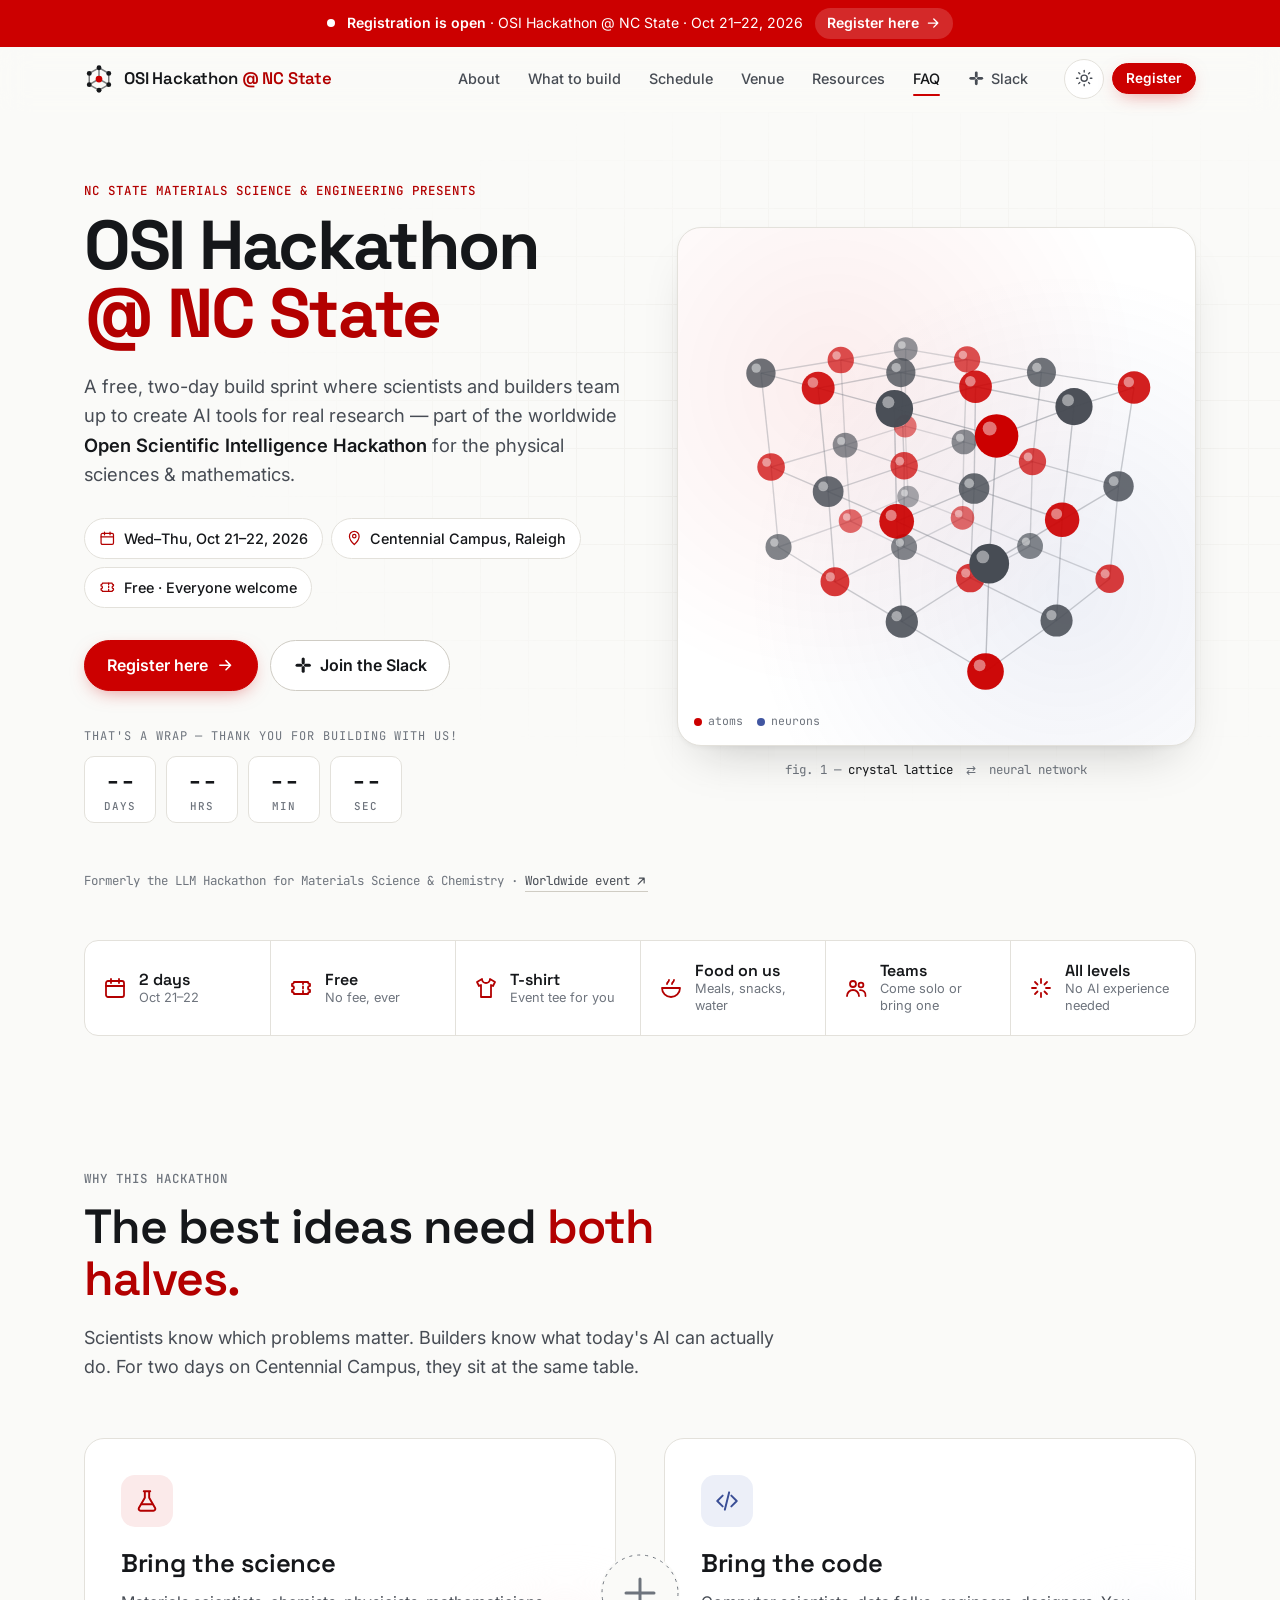
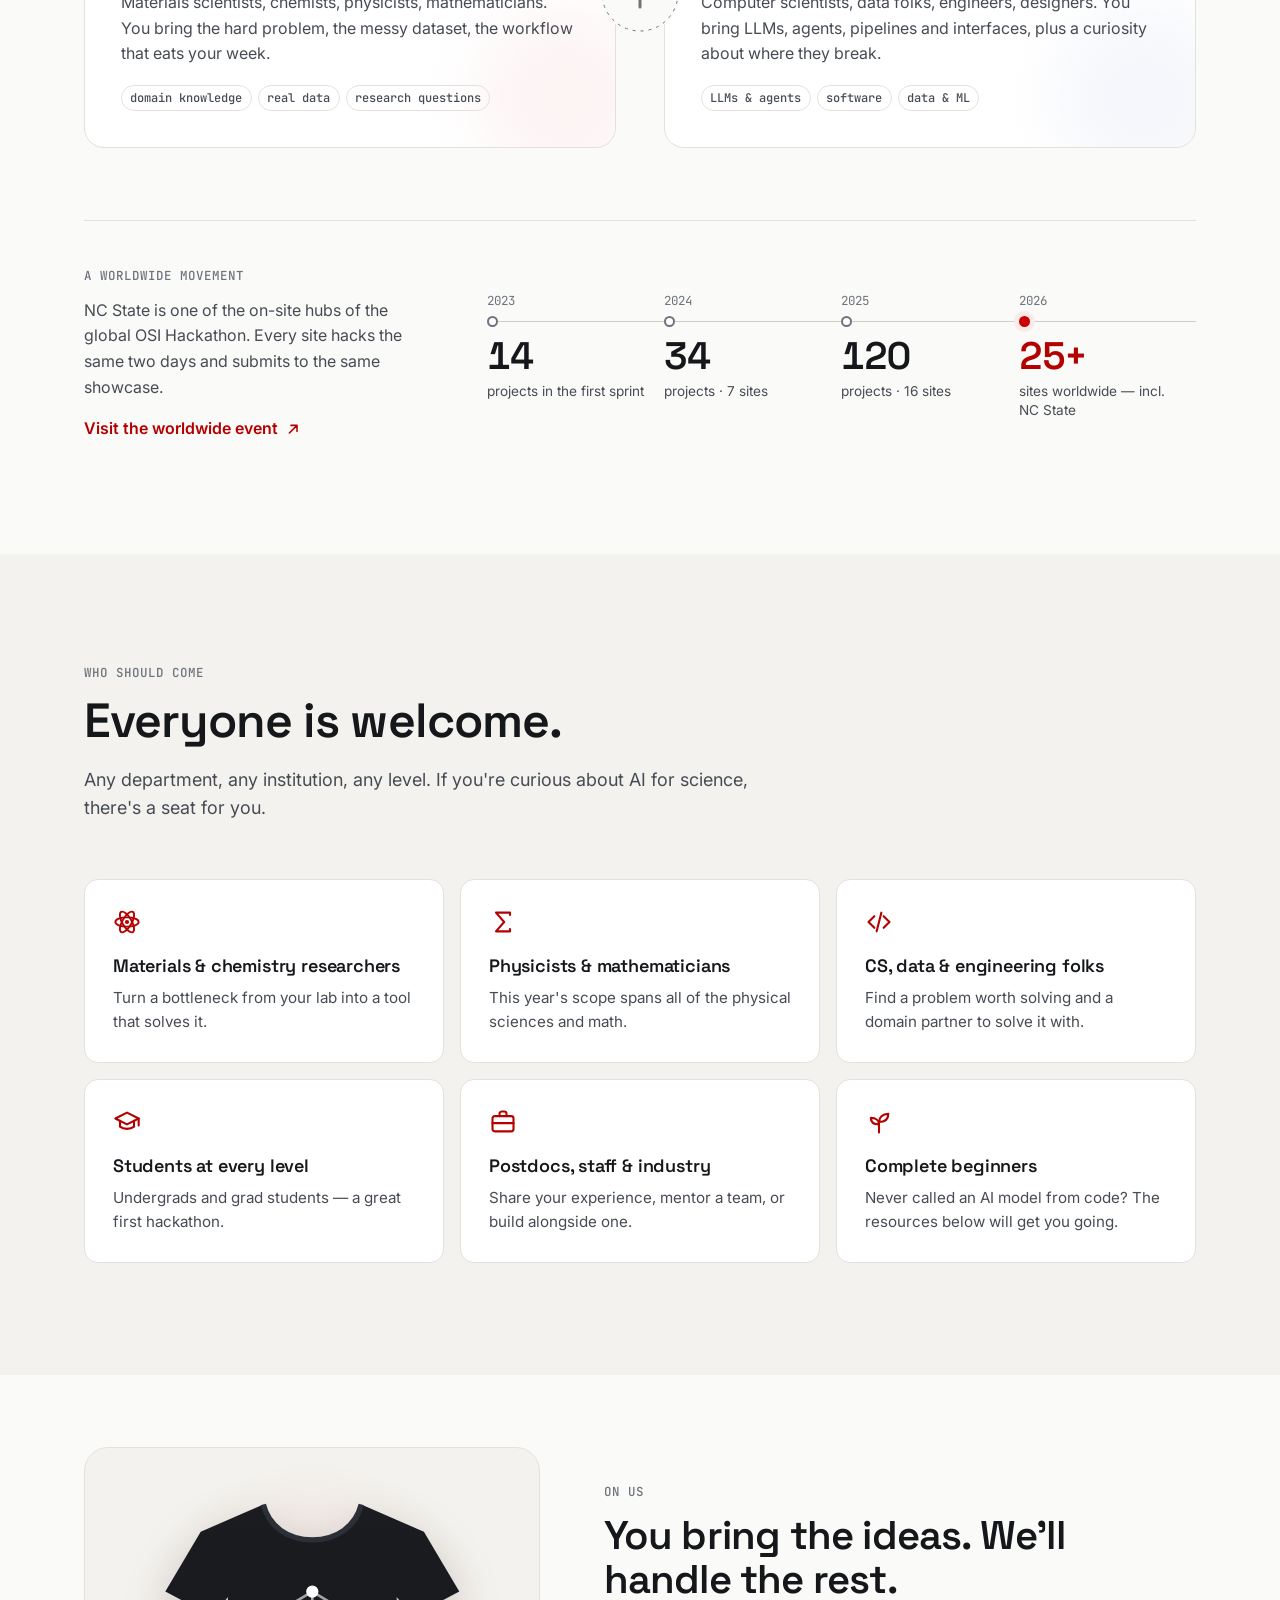
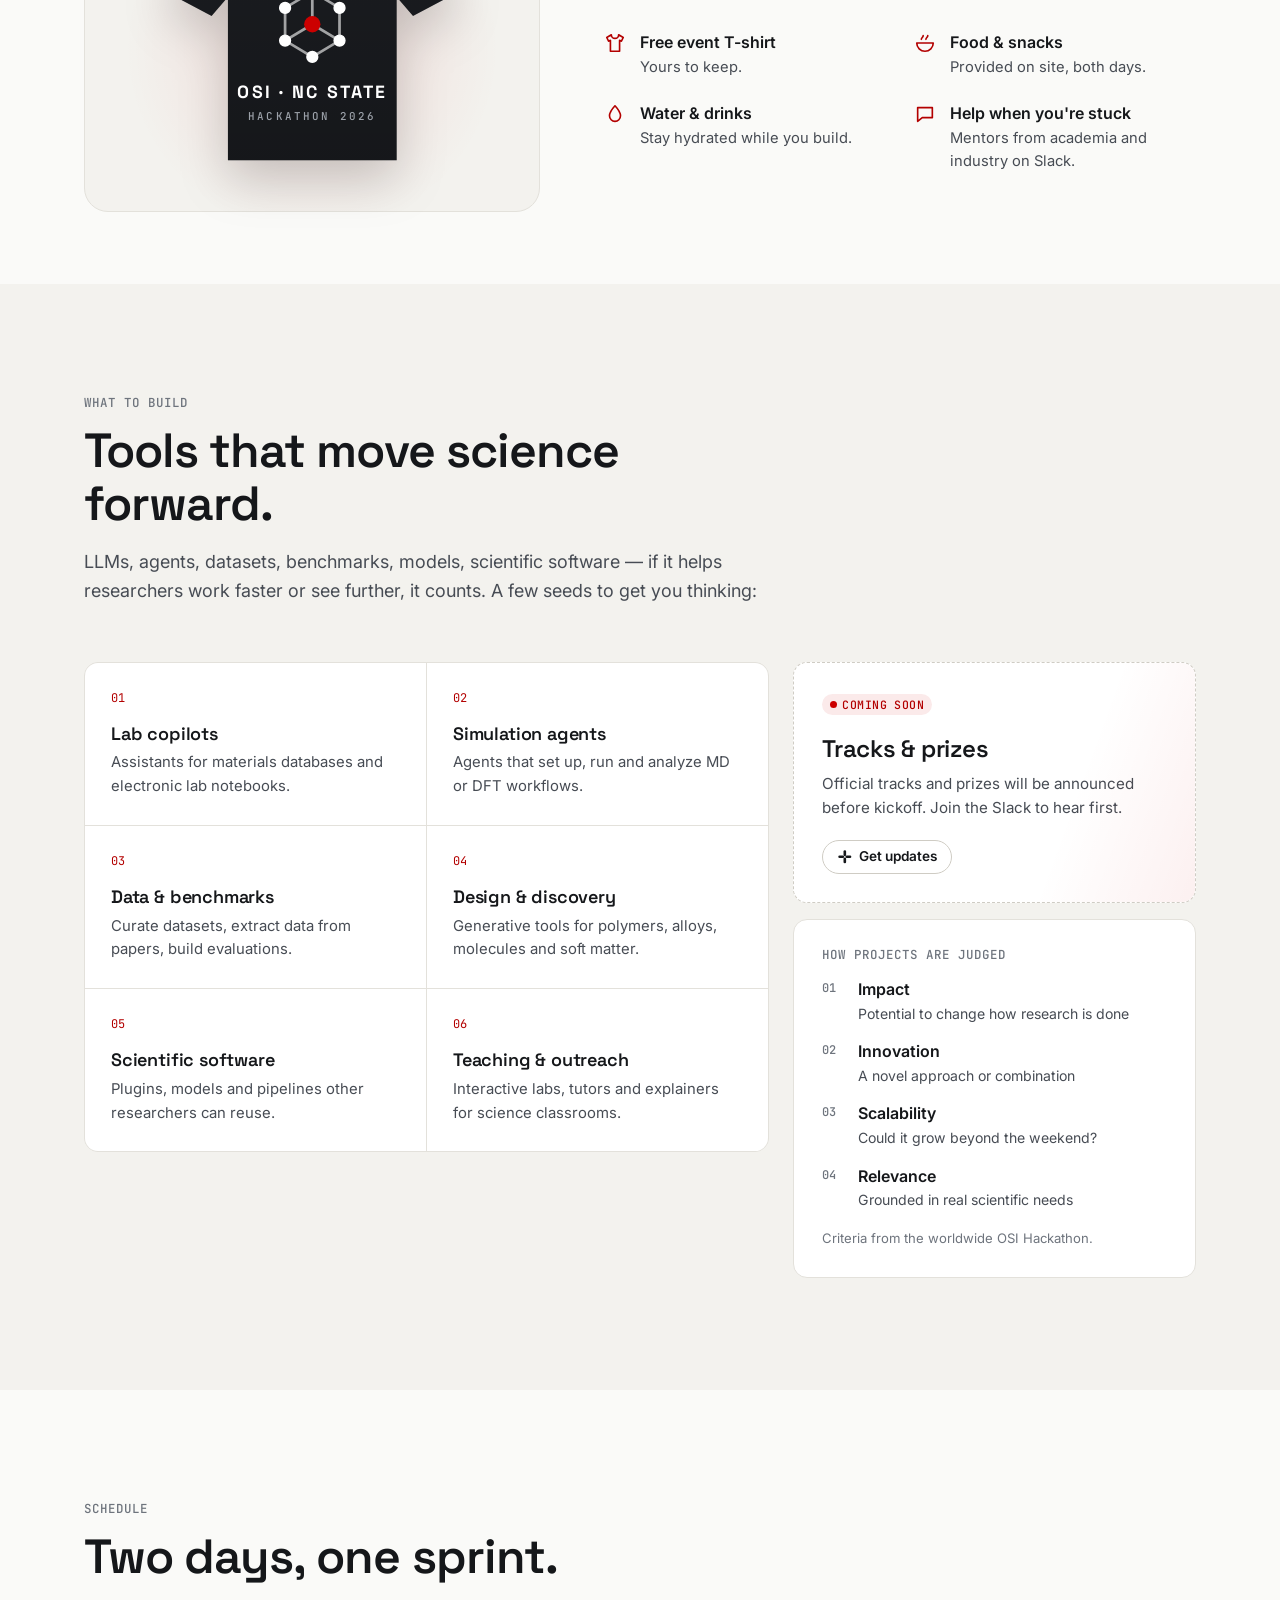
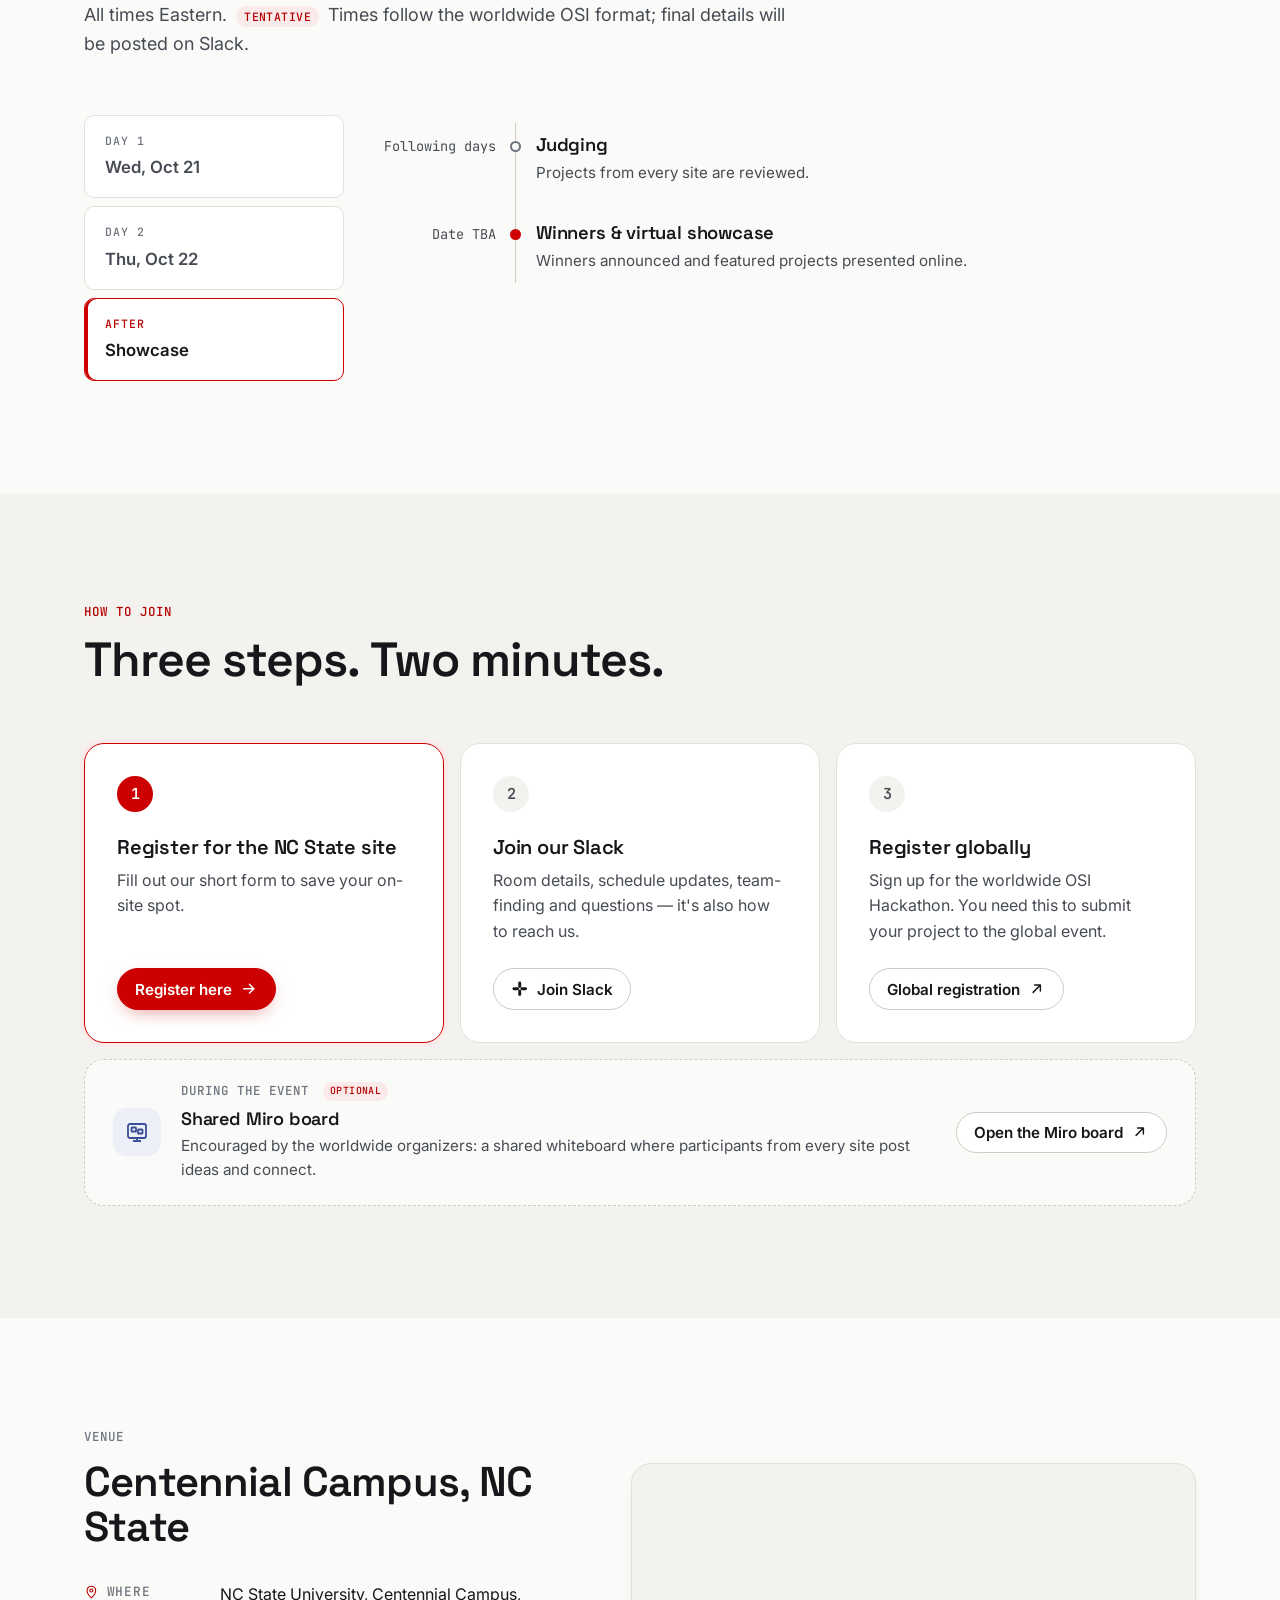
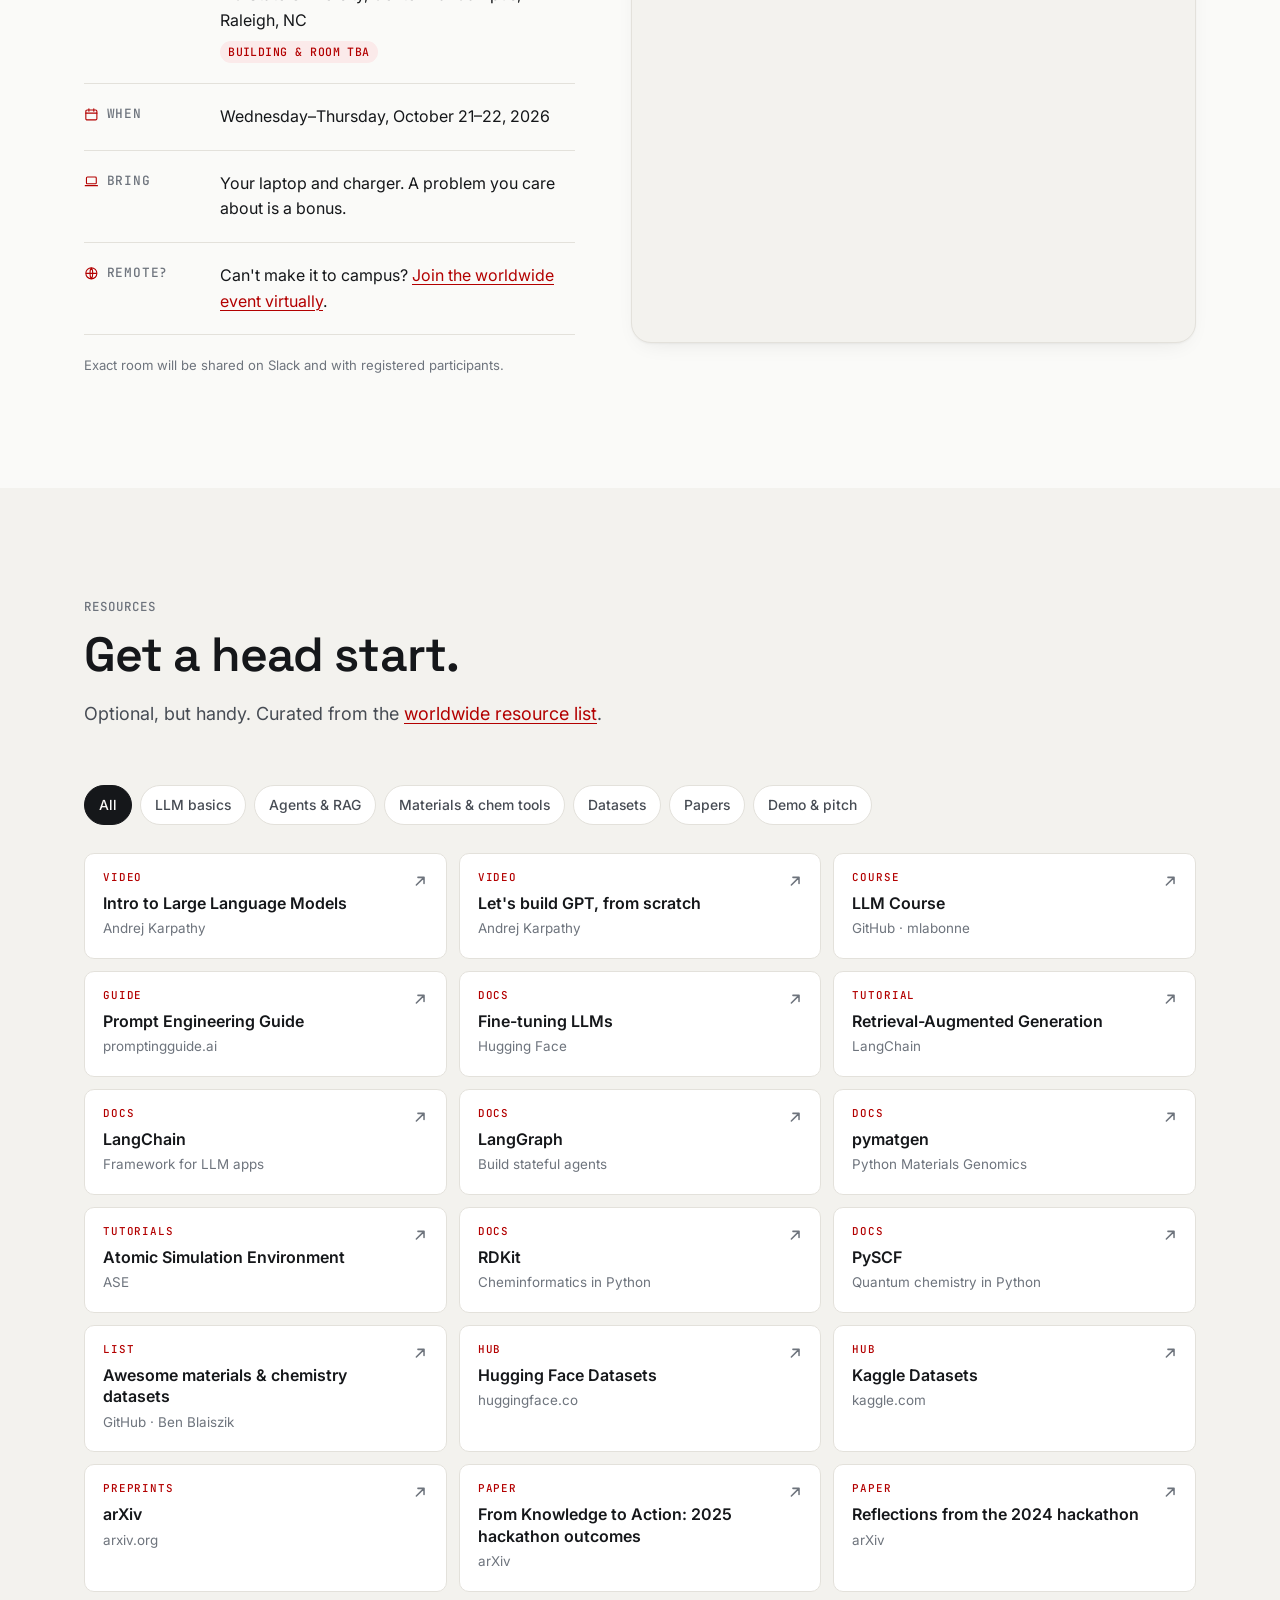
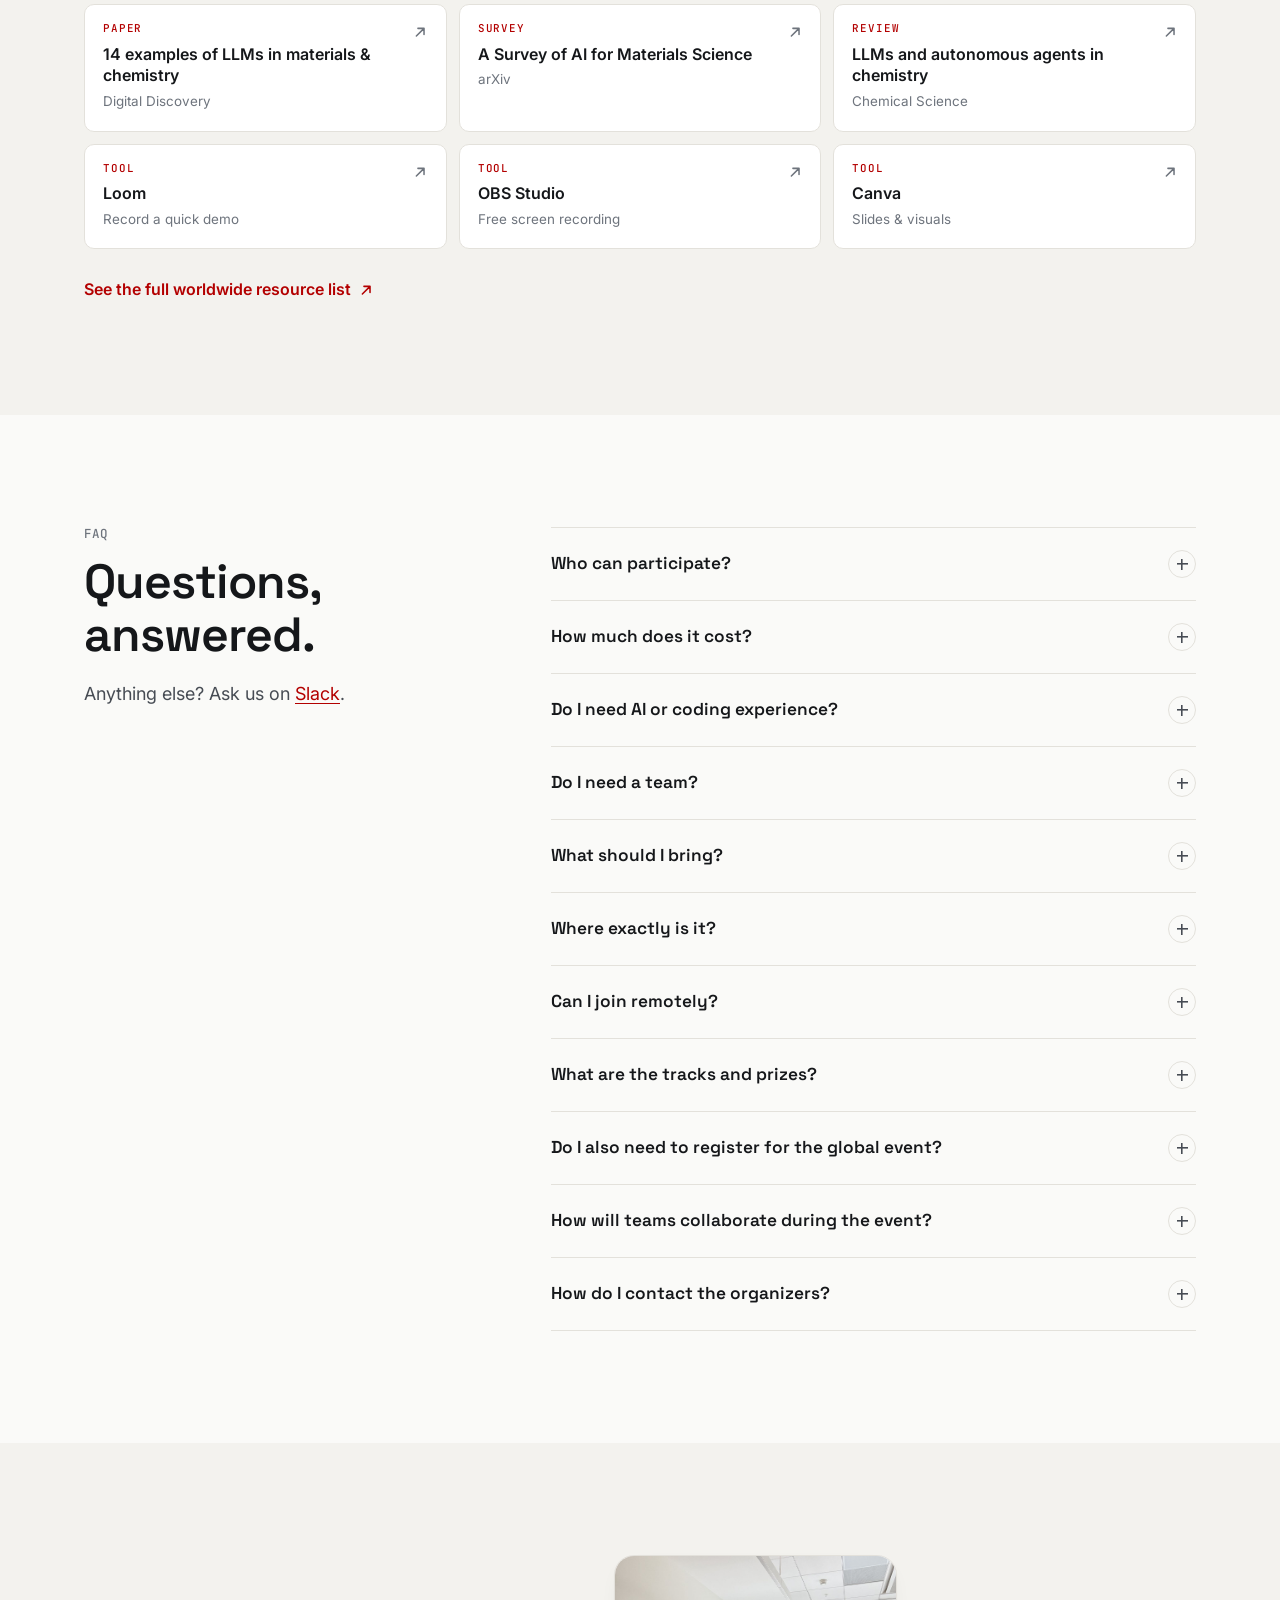
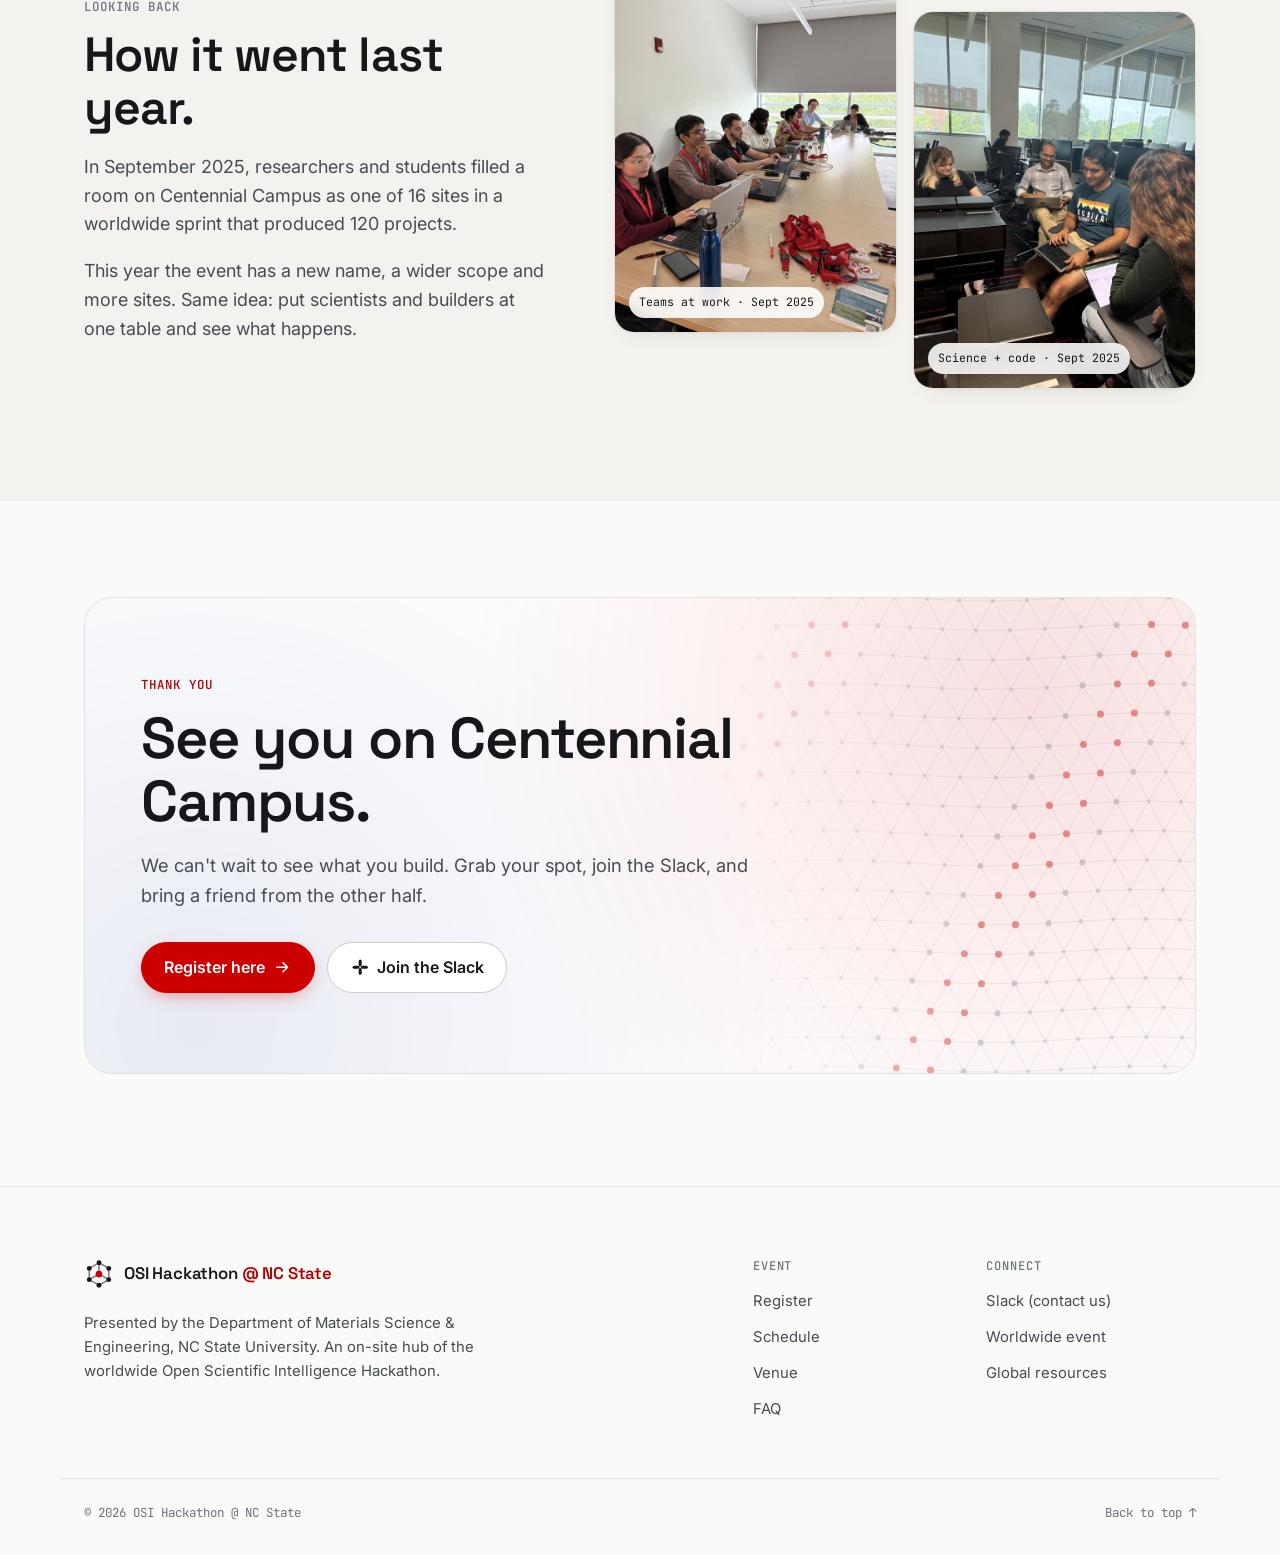
<file: index.html>
<!doctype html>
<html lang="en">
<head>
  <meta charset="utf-8">
  <meta name="viewport" content="width=device-width, initial-scale=1">
  <title>OSI Hackathon @ NC State · Oct 21–22, 2026</title>
  <meta name="description" content="NC State Materials Science & Engineering presents the OSI Hackathon @ NC State — a free, two-day build sprint on Centennial Campus where domain experts and builders team up to make AI tools for science. Oct 21–22, 2026.">
  <meta name="theme-color" content="#CC0000">

  <meta property="og:type" content="website">
  <meta property="og:title" content="OSI Hackathon @ NC State · Oct 21–22, 2026">
  <meta property="og:description" content="A free two-day build sprint on Centennial Campus. Bring the science, bring the code — build AI tools for the physical sciences.">
  <meta property="og:image" content="https://ncsu-osi-hackathon-materials-2026.github.io/assets/img/og-image.png">
  <meta property="og:url" content="https://ncsu-osi-hackathon-materials-2026.github.io/">
  <meta name="twitter:card" content="summary_large_image">

  <link rel="icon" href="assets/img/favicon.svg" type="image/svg+xml">

  <!-- Apply the saved theme before first paint to avoid a flash -->
  <script>
    (function () {
      document.documentElement.classList.add("js");
      try {
        var t = localStorage.getItem("theme");
        if (t === "light" || t === "dark") document.documentElement.setAttribute("data-theme", t);
      } catch (e) {}
    })();
  </script>

  <link rel="preconnect" href="https://fonts.googleapis.com">
  <link rel="preconnect" href="https://fonts.gstatic.com" crossorigin>
  <link href="https://fonts.googleapis.com/css2?family=Inter:wght@400;500;600&family=JetBrains+Mono:wght@400;500&family=Space+Grotesk:wght@500;600;700&display=swap" rel="stylesheet">
  <link rel="stylesheet" href="assets/css/style.css">
</head>
<body>

<!-- Icon sprite -->
<svg width="0" height="0" style="position:absolute" aria-hidden="true">
  <symbol id="i-arrow" viewBox="0 0 24 24"><path d="M5 12h14M13 6l6 6-6 6" fill="none" stroke="currentColor" stroke-width="2" stroke-linecap="round" stroke-linejoin="round"/></symbol>
  <symbol id="i-external" viewBox="0 0 24 24"><path d="M7 17 17 7M9 7h8v8" fill="none" stroke="currentColor" stroke-width="2" stroke-linecap="round" stroke-linejoin="round"/></symbol>
  <symbol id="i-calendar" viewBox="0 0 24 24"><g fill="none" stroke="currentColor" stroke-width="1.8" stroke-linecap="round" stroke-linejoin="round"><rect x="3" y="5" width="18" height="16" rx="2"/><path d="M16 3v4M8 3v4M3 10h18"/></g></symbol>
  <symbol id="i-pin" viewBox="0 0 24 24"><g fill="none" stroke="currentColor" stroke-width="1.8" stroke-linecap="round" stroke-linejoin="round"><path d="M12 21s-7-6.2-7-12a7 7 0 0 1 14 0c0 5.8-7 12-7 12z"/><circle cx="12" cy="9" r="2.5"/></g></symbol>
  <symbol id="i-ticket" viewBox="0 0 24 24"><g fill="none" stroke="currentColor" stroke-width="1.8" stroke-linecap="round" stroke-linejoin="round"><path d="M3 8a2 2 0 0 0 2-2h14a2 2 0 0 0 2 2v2a2 2 0 0 0 0 4v2a2 2 0 0 0-2 2H5a2 2 0 0 0-2-2v-2a2 2 0 0 0 0-4z"/><path d="M14 6v12" stroke-dasharray="2 2.5"/></g></symbol>
  <symbol id="i-shirt" viewBox="0 0 24 24"><path d="M8 3 3 6l2 4 2-1v12h10V9l2 1 2-4-5-3a4 4 0 0 1-8 0z" fill="none" stroke="currentColor" stroke-width="1.8" stroke-linejoin="round"/></symbol>
  <symbol id="i-food" viewBox="0 0 24 24"><g fill="none" stroke="currentColor" stroke-width="1.8" stroke-linecap="round" stroke-linejoin="round"><path d="M3 12h18a9 9 0 0 1-18 0z"/><path d="M8 8c0-2 2-2 2-4M13 8c0-2 2-2 2-4"/></g></symbol>
  <symbol id="i-team" viewBox="0 0 24 24"><g fill="none" stroke="currentColor" stroke-width="1.8" stroke-linecap="round" stroke-linejoin="round"><circle cx="9" cy="8" r="3"/><path d="M3 20a6 6 0 0 1 12 0"/><circle cx="17" cy="9" r="2.4"/><path d="M16 14.2a5 5 0 0 1 5.5 5.8"/></g></symbol>
  <symbol id="i-spark" viewBox="0 0 24 24"><path d="M12 3v4M12 17v4M3 12h4M17 12h4M6 6l2.5 2.5M15.5 15.5 18 18M18 6l-2.5 2.5M8.5 15.5 6 18" fill="none" stroke="currentColor" stroke-width="1.8" stroke-linecap="round"/></symbol>
  <symbol id="i-flask" viewBox="0 0 24 24"><g fill="none" stroke="currentColor" stroke-width="1.8" stroke-linecap="round" stroke-linejoin="round"><path d="M9 3h6M10 3v6L4.5 18.5A1.7 1.7 0 0 0 6 21h12a1.7 1.7 0 0 0 1.5-2.5L14 9V3"/><path d="M7 15h10"/></g></symbol>
  <symbol id="i-code" viewBox="0 0 24 24"><path d="m8 7-5 5 5 5M16 7l5 5-5 5M14 4l-4 16" fill="none" stroke="currentColor" stroke-width="1.8" stroke-linecap="round" stroke-linejoin="round"/></symbol>
  <symbol id="i-atom" viewBox="0 0 24 24"><g fill="none" stroke="currentColor" stroke-width="1.6"><ellipse cx="12" cy="12" rx="10" ry="4"/><ellipse cx="12" cy="12" rx="10" ry="4" transform="rotate(60 12 12)"/><ellipse cx="12" cy="12" rx="10" ry="4" transform="rotate(120 12 12)"/></g><circle cx="12" cy="12" r="1.8" fill="currentColor"/></symbol>
  <symbol id="i-sigma" viewBox="0 0 24 24"><path d="M18 6V4H6l7 8-7 8h12v-2" fill="none" stroke="currentColor" stroke-width="1.8" stroke-linecap="round" stroke-linejoin="round"/></symbol>
  <symbol id="i-cap" viewBox="0 0 24 24"><g fill="none" stroke="currentColor" stroke-width="1.8" stroke-linecap="round" stroke-linejoin="round"><path d="m2 9 10-5 10 5-10 5z"/><path d="M6 11v5c3 2.5 9 2.5 12 0v-5M22 9v6"/></g></symbol>
  <symbol id="i-briefcase" viewBox="0 0 24 24"><g fill="none" stroke="currentColor" stroke-width="1.8" stroke-linecap="round" stroke-linejoin="round"><rect x="3" y="7" width="18" height="13" rx="2"/><path d="M9 7V5a2 2 0 0 1 2-2h2a2 2 0 0 1 2 2v2M3 13h18"/></g></symbol>
  <symbol id="i-seed" viewBox="0 0 24 24"><g fill="none" stroke="currentColor" stroke-width="1.8" stroke-linecap="round" stroke-linejoin="round"><path d="M12 21v-9"/><path d="M12 12c0-4 3-7 8-7 0 5-3 7-8 7zM12 14c0-3-2.5-5.5-7-5.5 0 4 2.5 5.5 7 5.5z"/></g></symbol>
  <symbol id="i-chat" viewBox="0 0 24 24"><path d="M4 5h16v11H9l-5 4z" fill="none" stroke="currentColor" stroke-width="1.8" stroke-linejoin="round"/></symbol>
  <symbol id="i-slack" viewBox="0 0 24 24"><g fill="currentColor"><rect x="10" y="2" width="4" height="9" rx="2"/><rect x="13" y="10" width="9" height="4" rx="2"/><rect x="10" y="13" width="4" height="9" rx="2"/><rect x="2" y="10" width="9" height="4" rx="2"/></g></symbol>
  <symbol id="i-water" viewBox="0 0 24 24"><path d="M12 3s6 6.5 6 11a6 6 0 0 1-12 0c0-4.5 6-11 6-11z" fill="none" stroke="currentColor" stroke-width="1.8" stroke-linejoin="round"/></symbol>
  <symbol id="i-laptop" viewBox="0 0 24 24"><g fill="none" stroke="currentColor" stroke-width="1.8" stroke-linecap="round" stroke-linejoin="round"><rect x="4" y="5" width="16" height="11" rx="1.5"/><path d="M2 19h20"/></g></symbol>
  <symbol id="i-globe" viewBox="0 0 24 24"><g fill="none" stroke="currentColor" stroke-width="1.8"><circle cx="12" cy="12" r="9"/><path d="M3 12h18M12 3c3 3.2 3 14.8 0 18M12 3c-3 3.2-3 14.8 0 18"/></g></symbol>
  <symbol id="i-board" viewBox="0 0 24 24"><g fill="none" stroke="currentColor" stroke-width="1.8" stroke-linejoin="round"><rect x="3" y="4" width="18" height="14" rx="2"/><path d="M8 21h8M12 18v3"/><rect x="6.5" y="7.5" width="4.5" height="4" rx=".6"/><rect x="13" y="9.5" width="4.5" height="4" rx=".6"/></g></symbol>
  <symbol id="i-sun" viewBox="0 0 24 24"><g fill="none" stroke="currentColor" stroke-width="1.8" stroke-linecap="round"><circle cx="12" cy="12" r="4"/><path d="M12 2v2M12 20v2M2 12h2M20 12h2M4.9 4.9l1.4 1.4M17.7 17.7l1.4 1.4M4.9 19.1l1.4-1.4M17.7 6.3l1.4-1.4"/></g></symbol>
  <symbol id="i-moon" viewBox="0 0 24 24"><path d="M20 14.5A8 8 0 0 1 9.5 4a8 8 0 1 0 10.5 10.5z" fill="none" stroke="currentColor" stroke-width="1.8" stroke-linejoin="round"/></symbol>
  <symbol id="i-menu" viewBox="0 0 24 24"><path d="M4 7h16M4 12h16M4 17h16" fill="none" stroke="currentColor" stroke-width="2" stroke-linecap="round"/></symbol>
  <symbol id="i-close" viewBox="0 0 24 24"><path d="M6 6l12 12M18 6 6 18" fill="none" stroke="currentColor" stroke-width="2" stroke-linecap="round"/></symbol>
  <symbol id="i-plus" viewBox="0 0 24 24"><path d="M12 5v14M5 12h14" fill="none" stroke="currentColor" stroke-width="2" stroke-linecap="round"/></symbol>
  <symbol id="i-logo" viewBox="0 0 32 32">
    <g stroke="currentColor" stroke-width="1.6" fill="none" opacity=".55">
      <path d="M16 4 26.4 10v12L16 28 5.6 22V10z"/><path d="M16 16V4M16 16l10.4 6M16 16 5.6 22"/>
    </g>
    <circle cx="16" cy="4" r="2.6" fill="currentColor"/><circle cx="26.4" cy="10" r="2.6" fill="currentColor"/>
    <circle cx="26.4" cy="22" r="2.6" fill="currentColor"/><circle cx="16" cy="28" r="2.6" fill="currentColor"/>
    <circle cx="5.6" cy="22" r="2.6" fill="currentColor"/><circle cx="5.6" cy="10" r="2.6" fill="currentColor"/>
    <circle cx="16" cy="16" r="3.6" fill="#CC0000"/>
  </symbol>
</svg>

<a class="skip-link" href="#main">Skip to content</a>

<header class="site-header" id="top">
  <a class="announce" href="#register" data-link="register">
    <span class="announce__pulse" aria-hidden="true"></span>
    <span class="announce__text"><strong>Registration is open</strong><span class="hide-sm"> · OSI Hackathon @ NC State · Oct 21–22, 2026</span></span>
    <span class="announce__cta">Register here <svg class="ico" aria-hidden="true"><use href="#i-arrow"/></svg></span>
  </a>

  <nav class="nav" aria-label="Main">
    <div class="container nav__inner">
      <a class="brand" href="#top" aria-label="OSI Hackathon at NC State — home">
        <svg class="brand__mark" aria-hidden="true"><use href="#i-logo"/></svg>
        <span class="brand__text">OSI Hackathon <span class="brand__at">@ NC State</span></span>
      </a>

      <div class="nav__links" id="nav-links">
        <a href="#about">About</a>
        <a href="#build">What to build</a>
        <a href="#schedule">Schedule</a>
        <a href="#venue">Venue</a>
        <a href="#resources">Resources</a>
        <a href="#faq">FAQ</a>
        <a class="nav__slack" href="#register" data-link="slack"><svg class="ico" aria-hidden="true"><use href="#i-slack"/></svg> Slack</a>
      </div>

      <div class="nav__actions">
        <button class="icon-btn" id="theme-toggle" type="button" aria-label="Switch color theme">
          <svg class="ico ico--sun" aria-hidden="true"><use href="#i-sun"/></svg>
          <svg class="ico ico--moon" aria-hidden="true"><use href="#i-moon"/></svg>
        </button>
        <a class="btn btn--primary btn--sm" href="#register" data-link="register">Register</a>
        <button class="icon-btn nav__toggle" id="nav-toggle" type="button" aria-label="Open menu" aria-expanded="false" aria-controls="nav-links">
          <svg class="ico ico--menu" aria-hidden="true"><use href="#i-menu"/></svg>
          <svg class="ico ico--close" aria-hidden="true"><use href="#i-close"/></svg>
        </button>
      </div>
    </div>
  </nav>
</header>

<main id="main">

  <!-- ============ HERO ============ -->
  <section class="hero">
    <div class="container hero__grid">
      <div class="hero__copy">
        <p class="eyebrow eyebrow--red">NC State Materials Science &amp; Engineering presents</p>
        <h1 class="hero__title">OSI Hackathon <span class="hero__at">@ NC State</span></h1>
        <p class="hero__lede">A free, two-day build sprint where scientists and builders team up to create AI tools for real research — part of the worldwide <strong>Open Scientific Intelligence Hackathon</strong> for the physical sciences &amp; mathematics.</p>

        <ul class="hero__meta" role="list">
          <li><svg class="ico" aria-hidden="true"><use href="#i-calendar"/></svg> Wed–Thu, Oct 21–22, 2026</li>
          <li><svg class="ico" aria-hidden="true"><use href="#i-pin"/></svg> Centennial Campus, Raleigh</li>
          <li><svg class="ico" aria-hidden="true"><use href="#i-ticket"/></svg> Free · Everyone welcome</li>
        </ul>

        <div class="hero__ctas">
          <a class="btn btn--primary btn--lg" href="#register" data-link="register">Register here <svg class="ico" aria-hidden="true"><use href="#i-arrow"/></svg></a>
          <a class="btn btn--ghost btn--lg" href="#register" data-link="slack"><svg class="ico" aria-hidden="true"><use href="#i-slack"/></svg> Join the Slack</a>
        </div>

        <div class="countdown" id="countdown" aria-live="polite">
          <p class="countdown__label mono" id="countdown-label">Kickoff in</p>
          <div class="countdown__grid" id="countdown-grid">
            <div><span id="cd-d">--</span><small>days</small></div>
            <div><span id="cd-h">--</span><small>hrs</small></div>
            <div><span id="cd-m">--</span><small>min</small></div>
            <div><span id="cd-s">--</span><small>sec</small></div>
          </div>
        </div>
      </div>

      <figure class="hero__figure" aria-label="Animated illustration: a crystal lattice of atoms re-arranging into a neural network">
        <div class="hero__canvas-wrap">
          <canvas id="lattice" aria-hidden="true"></canvas>
          <div class="hero__fig-hud mono" aria-hidden="true">
            <span><i class="dot dot--red"></i>atoms</span>
            <span><i class="dot dot--blue"></i>neurons</span>
          </div>
        </div>
        <figcaption class="mono">fig. 1 — <span id="fig-state">crystal lattice</span> <span class="fig-arrow">⇄</span> <span id="fig-state-next">neural network</span></figcaption>
      </figure>
    </div>

    <p class="container hero__formerly mono">Formerly the LLM Hackathon for Materials Science &amp; Chemistry · <a href="https://llmhackathon.github.io/" data-link="global" target="_blank" rel="noopener">Worldwide event <svg class="ico" aria-hidden="true"><use href="#i-external"/></svg></a></p>
  </section>

  <!-- ============ QUICK FACTS ============ -->
  <section class="facts" aria-label="Quick facts">
    <div class="container">
      <ul class="facts__grid" role="list">
        <li class="reveal"><svg class="ico" aria-hidden="true"><use href="#i-calendar"/></svg><div><strong>2 days</strong><span>Oct 21–22</span></div></li>
        <li class="reveal"><svg class="ico" aria-hidden="true"><use href="#i-ticket"/></svg><div><strong>Free</strong><span>No fee, ever</span></div></li>
        <li class="reveal"><svg class="ico" aria-hidden="true"><use href="#i-shirt"/></svg><div><strong>T-shirt</strong><span>Event tee for you</span></div></li>
        <li class="reveal"><svg class="ico" aria-hidden="true"><use href="#i-food"/></svg><div><strong>Food on us</strong><span>Meals, snacks, water</span></div></li>
        <li class="reveal"><svg class="ico" aria-hidden="true"><use href="#i-team"/></svg><div><strong>Teams</strong><span>Come solo or bring one</span></div></li>
        <li class="reveal"><svg class="ico" aria-hidden="true"><use href="#i-spark"/></svg><div><strong>All levels</strong><span>No AI experience needed</span></div></li>
      </ul>
    </div>
  </section>

  <!-- ============ ABOUT ============ -->
  <section class="section" id="about">
    <div class="container">
      <div class="section__head reveal">
        <p class="eyebrow">Why this hackathon</p>
        <h2>The best ideas need <span class="u-red">both halves.</span></h2>
        <p class="section__lede">Scientists know which problems matter. Builders know what today's AI can actually do. For two days on Centennial Campus, they sit at the same table.</p>
      </div>

      <div class="halves">
        <article class="half half--science reveal">
          <div class="half__icon"><svg class="ico" aria-hidden="true"><use href="#i-flask"/></svg></div>
          <h3>Bring the science</h3>
          <p>Materials scientists, chemists, physicists, mathematicians. You bring the hard problem, the messy dataset, the workflow that eats your week.</p>
          <ul class="tags" role="list"><li>domain knowledge</li><li>real data</li><li>research questions</li></ul>
        </article>

        <div class="halves__join reveal" aria-hidden="true">
          <svg viewBox="0 0 80 80"><circle cx="40" cy="40" r="38" fill="none" stroke="currentColor" stroke-dasharray="3 5"/><path d="M40 26v28M26 40h28" stroke="currentColor" stroke-width="3" stroke-linecap="round"/></svg>
        </div>

        <article class="half half--code reveal">
          <div class="half__icon"><svg class="ico" aria-hidden="true"><use href="#i-code"/></svg></div>
          <h3>Bring the code</h3>
          <p>Computer scientists, data folks, engineers, designers. You bring LLMs, agents, pipelines and interfaces, plus a curiosity about where they break.</p>
          <ul class="tags" role="list"><li>LLMs &amp; agents</li><li>software</li><li>data &amp; ML</li></ul>
        </article>
      </div>

      <div class="growth reveal">
        <div class="growth__intro">
          <p class="eyebrow">A worldwide movement</p>
          <p>NC State is one of the on-site hubs of the global OSI Hackathon. Every site hacks the same two days and submits to the same showcase.</p>
          <a class="link-arrow" href="https://llmhackathon.github.io/" data-link="global" target="_blank" rel="noopener">Visit the worldwide event <svg class="ico" aria-hidden="true"><use href="#i-external"/></svg></a>
        </div>
        <ol class="growth__timeline" role="list">
          <li><span class="mono">2023</span><strong data-count="14">14</strong><small>projects in the first sprint</small></li>
          <li><span class="mono">2024</span><strong data-count="34">34</strong><small>projects · 7 sites</small></li>
          <li><span class="mono">2025</span><strong data-count="120">120</strong><small>projects · 16 sites</small></li>
          <li class="is-now"><span class="mono">2026</span><strong data-count="25" data-suffix="+">25+</strong><small>sites worldwide — incl. NC State</small></li>
        </ol>
      </div>
    </div>
  </section>

  <!-- ============ WHO ============ -->
  <section class="section section--alt" id="who">
    <div class="container">
      <div class="section__head reveal">
        <p class="eyebrow">Who should come</p>
        <h2>Everyone is welcome.</h2>
        <p class="section__lede">Any department, any institution, any level. If you're curious about AI for science, there's a seat for you.</p>
      </div>
      <ul class="cards cards--3" role="list">
        <li class="card reveal"><svg class="card__ico ico" aria-hidden="true"><use href="#i-atom"/></svg><h3>Materials &amp; chemistry researchers</h3><p>Turn a bottleneck from your lab into a tool that solves it.</p></li>
        <li class="card reveal"><svg class="card__ico ico" aria-hidden="true"><use href="#i-sigma"/></svg><h3>Physicists &amp; mathematicians</h3><p>This year's scope spans all of the physical sciences and math.</p></li>
        <li class="card reveal"><svg class="card__ico ico" aria-hidden="true"><use href="#i-code"/></svg><h3>CS, data &amp; engineering folks</h3><p>Find a problem worth solving and a domain partner to solve it with.</p></li>
        <li class="card reveal"><svg class="card__ico ico" aria-hidden="true"><use href="#i-cap"/></svg><h3>Students at every level</h3><p>Undergrads and grad students — a great first hackathon.</p></li>
        <li class="card reveal"><svg class="card__ico ico" aria-hidden="true"><use href="#i-briefcase"/></svg><h3>Postdocs, staff &amp; industry</h3><p>Share your experience, mentor a team, or build alongside one.</p></li>
        <li class="card reveal"><svg class="card__ico ico" aria-hidden="true"><use href="#i-seed"/></svg><h3>Complete beginners</h3><p>Never called an AI model from code? The resources below will get you going.</p></li>
      </ul>
    </div>
  </section>

  <!-- ============ ON US ============ -->
  <section class="section section--tight" id="perks" aria-label="What we provide">
    <div class="container perks reveal">
      <div class="perks__art" aria-hidden="true">
        <svg viewBox="0 0 240 220" class="shirt">
          <defs>
            <linearGradient id="shirt-shade" x1="0" x2="0" y1="0" y2="1"><stop offset="0" stop-color="#000" stop-opacity="0"/><stop offset="1" stop-color="#000" stop-opacity=".18"/></linearGradient>
          </defs>
          <path class="shirt__body" d="M84 18 38 38 12 82l34 18 12-14v120h124V86l12 14 34-18-26-44-46-20c-4 16-18 26-36 26S88 34 84 18z"/>
          <path d="M84 18 38 38 12 82l34 18 12-14v120h124V86l12 14 34-18-26-44-46-20c-4 16-18 26-36 26S88 34 84 18z" fill="url(#shirt-shade)"/>
          <path class="shirt__collar" d="M84 18c4 16 18 26 36 26s32-10 36-26" fill="none" stroke-width="4"/>
          <g transform="translate(96 78)" class="shirt__logo">
            <g stroke-width="2" fill="none" opacity=".6"><path d="M24 4 44 16v24L24 52 4 40V16z"/><path d="M24 28V4M24 28l20 12M24 28 4 40"/></g>
            <circle cx="24" cy="4" r="4"/><circle cx="44" cy="16" r="4"/><circle cx="44" cy="40" r="4"/><circle cx="24" cy="52" r="4"/><circle cx="4" cy="40" r="4"/><circle cx="4" cy="16" r="4"/>
            <circle cx="24" cy="28" r="6" class="shirt__core"/>
          </g>
          <text x="120" y="160" text-anchor="middle" class="shirt__text">OSI · NC STATE</text>
          <text x="120" y="176" text-anchor="middle" class="shirt__sub">HACKATHON 2026</text>
        </svg>
      </div>
      <div class="perks__copy">
        <p class="eyebrow">On us</p>
        <h2>You bring the ideas. We'll handle the rest.</h2>
        <ul class="perks__list" role="list">
          <li><svg class="ico" aria-hidden="true"><use href="#i-shirt"/></svg><div><strong>Free event T-shirt</strong><span>Yours to keep.</span></div></li>
          <li><svg class="ico" aria-hidden="true"><use href="#i-food"/></svg><div><strong>Food &amp; snacks</strong><span>Provided on site, both days.</span></div></li>
          <li><svg class="ico" aria-hidden="true"><use href="#i-water"/></svg><div><strong>Water &amp; drinks</strong><span>Stay hydrated while you build.</span></div></li>
          <li><svg class="ico" aria-hidden="true"><use href="#i-chat"/></svg><div><strong>Help when you're stuck</strong><span>Mentors from academia and industry on Slack.</span></div></li>
        </ul>
      </div>
    </div>
  </section>

  <!-- ============ WHAT TO BUILD ============ -->
  <section class="section section--alt" id="build">
    <div class="container">
      <div class="section__head reveal">
        <p class="eyebrow">What to build</p>
        <h2>Tools that move science forward.</h2>
        <p class="section__lede">LLMs, agents, datasets, benchmarks, models, scientific software — if it helps researchers work faster or see further, it counts. A few seeds to get you thinking:</p>
      </div>

      <div class="build">
        <ul class="ideas" role="list">
          <li class="idea reveal"><span class="idea__n mono">01</span><h3>Lab copilots</h3><p>Assistants for materials databases and electronic lab notebooks.</p></li>
          <li class="idea reveal"><span class="idea__n mono">02</span><h3>Simulation agents</h3><p>Agents that set up, run and analyze MD or DFT workflows.</p></li>
          <li class="idea reveal"><span class="idea__n mono">03</span><h3>Data &amp; benchmarks</h3><p>Curate datasets, extract data from papers, build evaluations.</p></li>
          <li class="idea reveal"><span class="idea__n mono">04</span><h3>Design &amp; discovery</h3><p>Generative tools for polymers, alloys, molecules and soft matter.</p></li>
          <li class="idea reveal"><span class="idea__n mono">05</span><h3>Scientific software</h3><p>Plugins, models and pipelines other researchers can reuse.</p></li>
          <li class="idea reveal"><span class="idea__n mono">06</span><h3>Teaching &amp; outreach</h3><p>Interactive labs, tutors and explainers for science classrooms.</p></li>
        </ul>

        <aside class="build__side">
          <div class="tba reveal">
            <span class="badge badge--live"><i></i>Coming soon</span>
            <h3>Tracks &amp; prizes</h3>
            <p>Official tracks and prizes will be announced before kickoff. Join the Slack to hear first.</p>
            <a class="btn btn--ghost btn--sm" href="#register" data-link="slack"><svg class="ico" aria-hidden="true"><use href="#i-slack"/></svg> Get updates</a>
          </div>

          <div class="judging reveal">
            <p class="eyebrow">How projects are judged</p>
            <ol role="list">
              <li><strong>Impact</strong><span>Potential to change how research is done</span></li>
              <li><strong>Innovation</strong><span>A novel approach or combination</span></li>
              <li><strong>Scalability</strong><span>Could it grow beyond the weekend?</span></li>
              <li><strong>Relevance</strong><span>Grounded in real scientific needs</span></li>
            </ol>
            <p class="fine">Criteria from the worldwide OSI Hackathon.</p>
          </div>
        </aside>
      </div>
    </div>
  </section>

  <!-- ============ SCHEDULE ============ -->
  <section class="section" id="schedule">
    <div class="container">
      <div class="section__head reveal">
        <p class="eyebrow">Schedule</p>
        <h2>Two days, one sprint.</h2>
        <p class="section__lede">All times Eastern. <span class="badge badge--soft">Tentative</span> Times follow the worldwide OSI format; final details will be posted on Slack.</p>
      </div>

      <div class="schedule reveal">
        <div class="tabs" role="tablist" aria-label="Schedule days">
          <button class="tab" role="tab" id="tab-d1" aria-controls="panel-d1" aria-selected="true"><span class="mono">Day 1</span>Wed, Oct 21</button>
          <button class="tab" role="tab" id="tab-d2" aria-controls="panel-d2" aria-selected="false" tabindex="-1"><span class="mono">Day 2</span>Thu, Oct 22</button>
          <button class="tab" role="tab" id="tab-after" aria-controls="panel-after" aria-selected="false" tabindex="-1"><span class="mono">After</span>Showcase</button>
        </div>

        <div class="tabpanel" role="tabpanel" id="panel-d1" aria-labelledby="tab-d1">
          <ol class="timeline" role="list">
            <li data-start="2026-10-21T10:00:00-04:00" data-end="2026-10-21T11:00:00-04:00">
              <time class="mono">10:00 AM</time><div><h3>Kickoff &amp; team formation</h3><p>Global opening, then meet people and form teams on site. Come solo and we'll help you find a team. Ideas and teams from every site also go up on the <a href="https://miro.com/app/board/uXjVEeJogfE=/?share_link_id=904027652594" data-link="miro" target="_blank" rel="noopener">shared Miro board</a>.</p></div>
            </li>
            <li data-start="2026-10-21T11:00:00-04:00" data-end="2026-10-21T12:00:00-04:00">
              <time class="mono">11:00 AM</time><div><h3>Hacking begins</h3><p>Pick a problem, sketch a plan, start building.</p></div>
            </li>
            <li>
              <time class="mono">Midday</time><div><h3>Lunch on site</h3><p>Food, snacks and water provided. Exact time announced on Slack.</p></div>
            </li>
            <li data-start="2026-10-21T12:00:00-04:00" data-end="2026-10-22T09:00:00-04:00">
              <time class="mono">All day</time><div><h3>Build &amp; mentorship</h3><p>Mentors from academia and industry available on Slack throughout.</p></div>
            </li>
          </ol>
        </div>

        <div class="tabpanel" role="tabpanel" id="panel-d2" aria-labelledby="tab-d2" hidden>
          <ol class="timeline" role="list">
            <li data-start="2026-10-22T09:00:00-04:00" data-end="2026-10-22T12:00:00-04:00">
              <time class="mono">Morning</time><div><h3>Build day</h3><p>Keep building. On-site hours will be shared on Slack.</p></div>
            </li>
            <li>
              <time class="mono">Midday</time><div><h3>Lunch on site</h3><p>Refuel with your team.</p></div>
            </li>
            <li data-start="2026-10-22T12:00:00-04:00" data-end="2026-10-22T18:00:00-04:00">
              <time class="mono">Afternoon</time><div><h3>Polish &amp; record your demo</h3><p>Write up the project, record a short demo, prepare your submission.</p></div>
            </li>
            <li class="is-key" data-start="2026-10-22T18:00:00-04:00" data-end="2026-10-22T18:30:00-04:00">
              <time class="mono">6:00 PM</time><div><h3>Final submissions due</h3><p>Submit through the worldwide OSI Hackathon process.</p></div>
            </li>
          </ol>
        </div>

        <div class="tabpanel" role="tabpanel" id="panel-after" aria-labelledby="tab-after" hidden>
          <ol class="timeline" role="list">
            <li><time class="mono">Following days</time><div><h3>Judging</h3><p>Projects from every site are reviewed.</p></div></li>
            <li class="is-key"><time class="mono">Date TBA</time><div><h3>Winners &amp; virtual showcase</h3><p>Winners announced and featured projects presented online.</p></div></li>
          </ol>
        </div>
      </div>
    </div>
  </section>

  <!-- ============ REGISTER ============ -->
  <section class="section section--alt" id="register">
    <div class="container">
      <div class="section__head reveal">
        <p class="eyebrow eyebrow--red">How to join</p>
        <h2>Three steps. Two minutes.</h2>
      </div>

      <ol class="steps" role="list">
        <li class="step step--primary reveal">
          <span class="step__n">1</span>
          <h3>Register for the NC State site</h3>
          <p>Fill out our short form to save your on-site spot.</p>
          <a class="btn btn--primary" href="#register" data-link="register" data-pending="Form opens soon">Register here <svg class="ico" aria-hidden="true"><use href="#i-arrow"/></svg></a>
        </li>
        <li class="step reveal">
          <span class="step__n">2</span>
          <h3>Join our Slack</h3>
          <p>Room details, schedule updates, team-finding and questions — it's also how to reach us.</p>
          <a class="btn btn--ghost" href="#register" data-link="slack" data-pending="Link coming soon"><svg class="ico" aria-hidden="true"><use href="#i-slack"/></svg> Join Slack</a>
        </li>
        <li class="step reveal">
          <span class="step__n">3</span>
          <h3>Register globally</h3>
          <p>Sign up for the worldwide OSI Hackathon. You need this to submit your project to the global event.</p>
          <a class="btn btn--ghost" href="https://luma.com/ku88xh92" data-link="globalRegister" target="_blank" rel="noopener">Global registration <svg class="ico" aria-hidden="true"><use href="#i-external"/></svg></a>
        </li>
      </ol>

      <div class="during reveal">
        <div class="during__icon"><svg class="ico" aria-hidden="true"><use href="#i-board"/></svg></div>
        <div class="during__copy">
          <p class="eyebrow">During the event <span class="badge badge--soft">Optional</span></p>
          <h3>Shared Miro board</h3>
          <p>Encouraged by the worldwide organizers: a shared whiteboard where participants from every site post ideas and connect.</p>
        </div>
        <a class="btn btn--ghost" href="https://miro.com/app/board/uXjVEeJogfE=/?share_link_id=904027652594" data-link="miro" target="_blank" rel="noopener">Open the Miro board <svg class="ico" aria-hidden="true"><use href="#i-external"/></svg></a>
      </div>
    </div>
  </section>

  <!-- ============ VENUE ============ -->
  <section class="section" id="venue">
    <div class="container venue">
      <div class="venue__copy reveal">
        <p class="eyebrow">Venue</p>
        <h2>Centennial Campus, NC State</h2>
        <dl class="venue__facts">
          <div><dt><svg class="ico" aria-hidden="true"><use href="#i-pin"/></svg> Where</dt><dd>NC State University, Centennial Campus, Raleigh, NC<br><span class="badge badge--soft">Building &amp; room TBA</span></dd></div>
          <div><dt><svg class="ico" aria-hidden="true"><use href="#i-calendar"/></svg> When</dt><dd>Wednesday–Thursday, October 21–22, 2026</dd></div>
          <div><dt><svg class="ico" aria-hidden="true"><use href="#i-laptop"/></svg> Bring</dt><dd>Your laptop and charger. A problem you care about is a bonus.</dd></div>
          <div><dt><svg class="ico" aria-hidden="true"><use href="#i-globe"/></svg> Remote?</dt><dd>Can't make it to campus? <a href="https://luma.com/ku88xh92" data-link="globalRegister" target="_blank" rel="noopener">Join the worldwide event virtually</a>.</dd></div>
        </dl>
        <p class="fine">Exact room will be shared on Slack and with registered participants.</p>
      </div>
      <div class="venue__map reveal">
        <iframe title="Map of NC State Centennial Campus" loading="lazy" referrerpolicy="no-referrer-when-downgrade"
          src="https://maps.google.com/maps?q=Centennial%20Campus%2C%20North%20Carolina%20State%20University%2C%20Raleigh%2C%20NC&z=15&output=embed"></iframe>
      </div>
    </div>
  </section>

  <!-- ============ RESOURCES ============ -->
  <section class="section section--alt" id="resources">
    <div class="container">
      <div class="section__head reveal">
        <p class="eyebrow">Resources</p>
        <h2>Get a head start.</h2>
        <p class="section__lede">Optional, but handy. Curated from the <a href="https://llmhackathon.github.io/resources/" target="_blank" rel="noopener">worldwide resource list</a>.</p>
      </div>

      <div class="filters reveal" role="group" aria-label="Filter resources">
        <button class="chip is-active" data-filter="all" aria-pressed="true">All</button>
        <button class="chip" data-filter="llm" aria-pressed="false">LLM basics</button>
        <button class="chip" data-filter="agents" aria-pressed="false">Agents &amp; RAG</button>
        <button class="chip" data-filter="tools" aria-pressed="false">Materials &amp; chem tools</button>
        <button class="chip" data-filter="data" aria-pressed="false">Datasets</button>
        <button class="chip" data-filter="papers" aria-pressed="false">Papers</button>
        <button class="chip" data-filter="demo" aria-pressed="false">Demo &amp; pitch</button>
      </div>

      <ul class="resources" role="list" id="resource-list">
        <li data-cat="llm"><a href="https://www.youtube.com/watch?v=zjkBMFhNj_g" target="_blank" rel="noopener"><span class="res__tag">Video</span><strong>Intro to Large Language Models</strong><small>Andrej Karpathy</small><svg class="ico" aria-hidden="true"><use href="#i-external"/></svg></a></li>
        <li data-cat="llm"><a href="https://youtu.be/kCc8FmEb1nY" target="_blank" rel="noopener"><span class="res__tag">Video</span><strong>Let's build GPT, from scratch</strong><small>Andrej Karpathy</small><svg class="ico" aria-hidden="true"><use href="#i-external"/></svg></a></li>
        <li data-cat="llm"><a href="https://github.com/mlabonne/llm-course" target="_blank" rel="noopener"><span class="res__tag">Course</span><strong>LLM Course</strong><small>GitHub · mlabonne</small><svg class="ico" aria-hidden="true"><use href="#i-external"/></svg></a></li>
        <li data-cat="llm"><a href="https://www.promptingguide.ai/" target="_blank" rel="noopener"><span class="res__tag">Guide</span><strong>Prompt Engineering Guide</strong><small>promptingguide.ai</small><svg class="ico" aria-hidden="true"><use href="#i-external"/></svg></a></li>
        <li data-cat="llm"><a href="https://huggingface.co/docs/transformers/training" target="_blank" rel="noopener"><span class="res__tag">Docs</span><strong>Fine-tuning LLMs</strong><small>Hugging Face</small><svg class="ico" aria-hidden="true"><use href="#i-external"/></svg></a></li>
        <li data-cat="agents"><a href="https://python.langchain.com/docs/tutorials/rag/" target="_blank" rel="noopener"><span class="res__tag">Tutorial</span><strong>Retrieval-Augmented Generation</strong><small>LangChain</small><svg class="ico" aria-hidden="true"><use href="#i-external"/></svg></a></li>
        <li data-cat="agents"><a href="https://python.langchain.com/docs/introduction/" target="_blank" rel="noopener"><span class="res__tag">Docs</span><strong>LangChain</strong><small>Framework for LLM apps</small><svg class="ico" aria-hidden="true"><use href="#i-external"/></svg></a></li>
        <li data-cat="agents"><a href="https://langchain-ai.github.io/langgraph/" target="_blank" rel="noopener"><span class="res__tag">Docs</span><strong>LangGraph</strong><small>Build stateful agents</small><svg class="ico" aria-hidden="true"><use href="#i-external"/></svg></a></li>
        <li data-cat="tools"><a href="https://pymatgen.org/pymatgen.html" target="_blank" rel="noopener"><span class="res__tag">Docs</span><strong>pymatgen</strong><small>Python Materials Genomics</small><svg class="ico" aria-hidden="true"><use href="#i-external"/></svg></a></li>
        <li data-cat="tools"><a href="https://wiki.fysik.dtu.dk/ase/tutorials/tutorials.html" target="_blank" rel="noopener"><span class="res__tag">Tutorials</span><strong>Atomic Simulation Environment</strong><small>ASE</small><svg class="ico" aria-hidden="true"><use href="#i-external"/></svg></a></li>
        <li data-cat="tools"><a href="https://www.rdkit.org/docs/GettingStartedInPython.html" target="_blank" rel="noopener"><span class="res__tag">Docs</span><strong>RDKit</strong><small>Cheminformatics in Python</small><svg class="ico" aria-hidden="true"><use href="#i-external"/></svg></a></li>
        <li data-cat="tools"><a href="https://pyscf.org/" target="_blank" rel="noopener"><span class="res__tag">Docs</span><strong>PySCF</strong><small>Quantum chemistry in Python</small><svg class="ico" aria-hidden="true"><use href="#i-external"/></svg></a></li>
        <li data-cat="data"><a href="https://github.com/blaiszik/awesome-matchem-datasets" target="_blank" rel="noopener"><span class="res__tag">List</span><strong>Awesome materials &amp; chemistry datasets</strong><small>GitHub · Ben Blaiszik</small><svg class="ico" aria-hidden="true"><use href="#i-external"/></svg></a></li>
        <li data-cat="data"><a href="https://huggingface.co/datasets" target="_blank" rel="noopener"><span class="res__tag">Hub</span><strong>Hugging Face Datasets</strong><small>huggingface.co</small><svg class="ico" aria-hidden="true"><use href="#i-external"/></svg></a></li>
        <li data-cat="data"><a href="https://www.kaggle.com/datasets" target="_blank" rel="noopener"><span class="res__tag">Hub</span><strong>Kaggle Datasets</strong><small>kaggle.com</small><svg class="ico" aria-hidden="true"><use href="#i-external"/></svg></a></li>
        <li data-cat="data"><a href="https://arxiv.org/" target="_blank" rel="noopener"><span class="res__tag">Preprints</span><strong>arXiv</strong><small>arxiv.org</small><svg class="ico" aria-hidden="true"><use href="#i-external"/></svg></a></li>
        <li data-cat="papers"><a href="https://arxiv.org/abs/2605.03205" target="_blank" rel="noopener"><span class="res__tag">Paper</span><strong>From Knowledge to Action: 2025 hackathon outcomes</strong><small>arXiv</small><svg class="ico" aria-hidden="true"><use href="#i-external"/></svg></a></li>
        <li data-cat="papers"><a href="https://arxiv.org/abs/2411.15221" target="_blank" rel="noopener"><span class="res__tag">Paper</span><strong>Reflections from the 2024 hackathon</strong><small>arXiv</small><svg class="ico" aria-hidden="true"><use href="#i-external"/></svg></a></li>
        <li data-cat="papers"><a href="https://doi.org/10.1039/D3DD00113J" target="_blank" rel="noopener"><span class="res__tag">Paper</span><strong>14 examples of LLMs in materials &amp; chemistry</strong><small>Digital Discovery</small><svg class="ico" aria-hidden="true"><use href="#i-external"/></svg></a></li>
        <li data-cat="papers"><a href="https://arxiv.org/abs/2506.20743" target="_blank" rel="noopener"><span class="res__tag">Survey</span><strong>A Survey of AI for Materials Science</strong><small>arXiv</small><svg class="ico" aria-hidden="true"><use href="#i-external"/></svg></a></li>
        <li data-cat="papers"><a href="https://doi.org/10.1039/D4SC03921A" target="_blank" rel="noopener"><span class="res__tag">Review</span><strong>LLMs and autonomous agents in chemistry</strong><small>Chemical Science</small><svg class="ico" aria-hidden="true"><use href="#i-external"/></svg></a></li>
        <li data-cat="demo"><a href="https://www.loom.com/" target="_blank" rel="noopener"><span class="res__tag">Tool</span><strong>Loom</strong><small>Record a quick demo</small><svg class="ico" aria-hidden="true"><use href="#i-external"/></svg></a></li>
        <li data-cat="demo"><a href="https://obsproject.com/" target="_blank" rel="noopener"><span class="res__tag">Tool</span><strong>OBS Studio</strong><small>Free screen recording</small><svg class="ico" aria-hidden="true"><use href="#i-external"/></svg></a></li>
        <li data-cat="demo"><a href="https://canva.com/" target="_blank" rel="noopener"><span class="res__tag">Tool</span><strong>Canva</strong><small>Slides &amp; visuals</small><svg class="ico" aria-hidden="true"><use href="#i-external"/></svg></a></li>
      </ul>
      <p class="resources__more reveal"><a class="link-arrow" href="https://llmhackathon.github.io/resources/" target="_blank" rel="noopener">See the full worldwide resource list <svg class="ico" aria-hidden="true"><use href="#i-external"/></svg></a></p>
    </div>
  </section>

  <!-- ============ FAQ ============ -->
  <section class="section" id="faq">
    <div class="container faq">
      <div class="section__head faq__head reveal">
        <p class="eyebrow">FAQ</p>
        <h2>Questions, answered.</h2>
        <p class="section__lede">Anything else? Ask us on <a href="#register" data-link="slack">Slack</a>.</p>
      </div>
      <div class="faq__list reveal">
        <details><summary>Who can participate?</summary><p>Everyone. Students, researchers, postdocs, staff and industry professionals from any department or institution are welcome.</p></details>
        <details><summary>How much does it cost?</summary><p>Nothing. The event is free, and food, snacks, water and an event T-shirt are provided on site.</p></details>
        <details><summary>Do I need AI or coding experience?</summary><p>No. Teams work best with a mix of domain experts and builders, and the <a href="#resources">resources</a> plus mentors on Slack will help you get started.</p></details>
        <details><summary>Do I need a team?</summary><p>No. Come solo and we'll help you find teammates at kickoff or on Slack. You're also welcome to arrive with a team.</p></details>
        <details><summary>What should I bring?</summary><p>A laptop and charger. If you have a research problem or dataset you'd love to work on, bring that too.</p></details>
        <details><summary>Where exactly is it?</summary><p>On NC State's Centennial Campus in Raleigh. The building and room will be announced on Slack and shared with registered participants.</p></details>
        <details><summary>Can I join remotely?</summary><p>The NC State site is in person. If you can't make it to campus, you can join the <a href="https://luma.com/ku88xh92" data-link="globalRegister" target="_blank" rel="noopener">worldwide OSI Hackathon virtually</a>.</p></details>
        <details><summary>What are the tracks and prizes?</summary><p>They'll be announced before kickoff. Join the Slack to hear first.</p></details>
        <details><summary>Do I also need to register for the global event?</summary><p>Yes. Global registration is required to submit your project to the worldwide OSI Hackathon, and it keeps you in the loop on announcements and the showcase. Register for both: our <a href="#register" data-link="register">NC State form</a> and the <a href="https://luma.com/ku88xh92" data-link="globalRegister" target="_blank" rel="noopener">global event</a>.</p></details>
        <details><summary>How will teams collaborate during the event?</summary><p>In person on Centennial Campus, and online through our <a href="#register" data-link="slack">Slack</a> and the worldwide event's <a href="https://miro.com/app/board/uXjVEeJogfE=/?share_link_id=904027652594" data-link="miro" target="_blank" rel="noopener">shared Miro board</a>. The Miro board is optional, but the organizers encourage it.</p></details>
        <details><summary>How do I contact the organizers?</summary><p>Join our <a href="#register" data-link="slack">Slack</a> and post your question there — that's the fastest way to reach us.</p></details>
      </div>
    </div>
  </section>

  <!-- ============ LAST YEAR ============ -->
  <section class="section section--alt" id="last-year">
    <div class="container lastyear">
      <div class="section__head reveal">
        <p class="eyebrow">Looking back</p>
        <h2>How it went last year.</h2>
        <p class="section__lede">In September 2025, researchers and students filled a room on Centennial Campus as one of 16 sites in a worldwide sprint that produced 120 projects.</p>
        <p class="section__lede">This year the event has a new name, a wider scope and more sites. Same idea: put scientists and builders at one table and see what happens.</p>
      </div>
      <div class="gallery">
        <figure class="photo reveal">
          <div class="photo__placeholder" aria-hidden="true"><svg class="ico" aria-hidden="true"><use href="#i-logo"/></svg><span class="mono">2025 photo</span></div>
          <img src="assets/img/2025-1.jpg" alt="Participants wearing red lanyards work on laptops along a long conference table at the 2025 NC State hackathon" loading="lazy" onerror="this.remove()">
          <figcaption class="mono">Teams at work · Sept 2025</figcaption>
        </figure>
        <figure class="photo reveal">
          <div class="photo__placeholder" aria-hidden="true"><svg class="ico" aria-hidden="true"><use href="#i-logo"/></svg><span class="mono">2025 photo</span></div>
          <img src="assets/img/2025-2.jpg" alt="Four participants gather around their laptops to work through a problem together at the 2025 NC State hackathon" loading="lazy" onerror="this.remove()">
          <figcaption class="mono">Science + code · Sept 2025</figcaption>
        </figure>
      </div>
    </div>
  </section>

  <!-- ============ CLOSING ============ -->
  <section class="section closing">
    <div class="container">
      <div class="closing__panel reveal">
        <canvas id="closing-lattice" aria-hidden="true"></canvas>
        <div class="closing__content">
          <p class="eyebrow eyebrow--red">Thank you</p>
          <h2>See you on Centennial Campus.</h2>
          <p>We can't wait to see what you build. Grab your spot, join the Slack, and bring a friend from the other half.</p>
          <div class="hero__ctas">
            <a class="btn btn--primary btn--lg" href="#register" data-link="register">Register here <svg class="ico" aria-hidden="true"><use href="#i-arrow"/></svg></a>
            <a class="btn btn--ghost btn--lg" href="#register" data-link="slack"><svg class="ico" aria-hidden="true"><use href="#i-slack"/></svg> Join the Slack</a>
          </div>
        </div>
      </div>
    </div>
  </section>
</main>

<footer class="footer">
  <div class="container footer__inner">
    <div class="footer__brand">
      <a class="brand" href="#top"><svg class="brand__mark" aria-hidden="true"><use href="#i-logo"/></svg><span class="brand__text">OSI Hackathon <span class="brand__at">@ NC State</span></span></a>
      <p>Presented by the Department of Materials Science &amp; Engineering, NC State University. An on-site hub of the worldwide Open Scientific Intelligence Hackathon.</p>
    </div>
    <div class="footer__cols">
      <div>
        <h3 class="mono">Event</h3>
        <ul role="list">
          <li><a href="#register" data-link="register">Register</a></li>
          <li><a href="#schedule">Schedule</a></li>
          <li><a href="#venue">Venue</a></li>
          <li><a href="#faq">FAQ</a></li>
        </ul>
      </div>
      <div>
        <h3 class="mono">Connect</h3>
        <ul role="list">
          <li><a href="#register" data-link="slack">Slack (contact us)</a></li>
          <li><a href="https://llmhackathon.github.io/" data-link="global" target="_blank" rel="noopener">Worldwide event</a></li>
          <li><a href="https://llmhackathon.github.io/resources/" target="_blank" rel="noopener">Global resources</a></li>
        </ul>
      </div>
    </div>
  </div>
  <div class="container footer__base mono">
    <span>© 2026 OSI Hackathon @ NC State</span>
    <a href="#top">Back to top ↑</a>
  </div>
</footer>

<script src="assets/js/config.js"></script>
<script src="assets/js/main.js" defer></script>
</body>
</html>
</file>
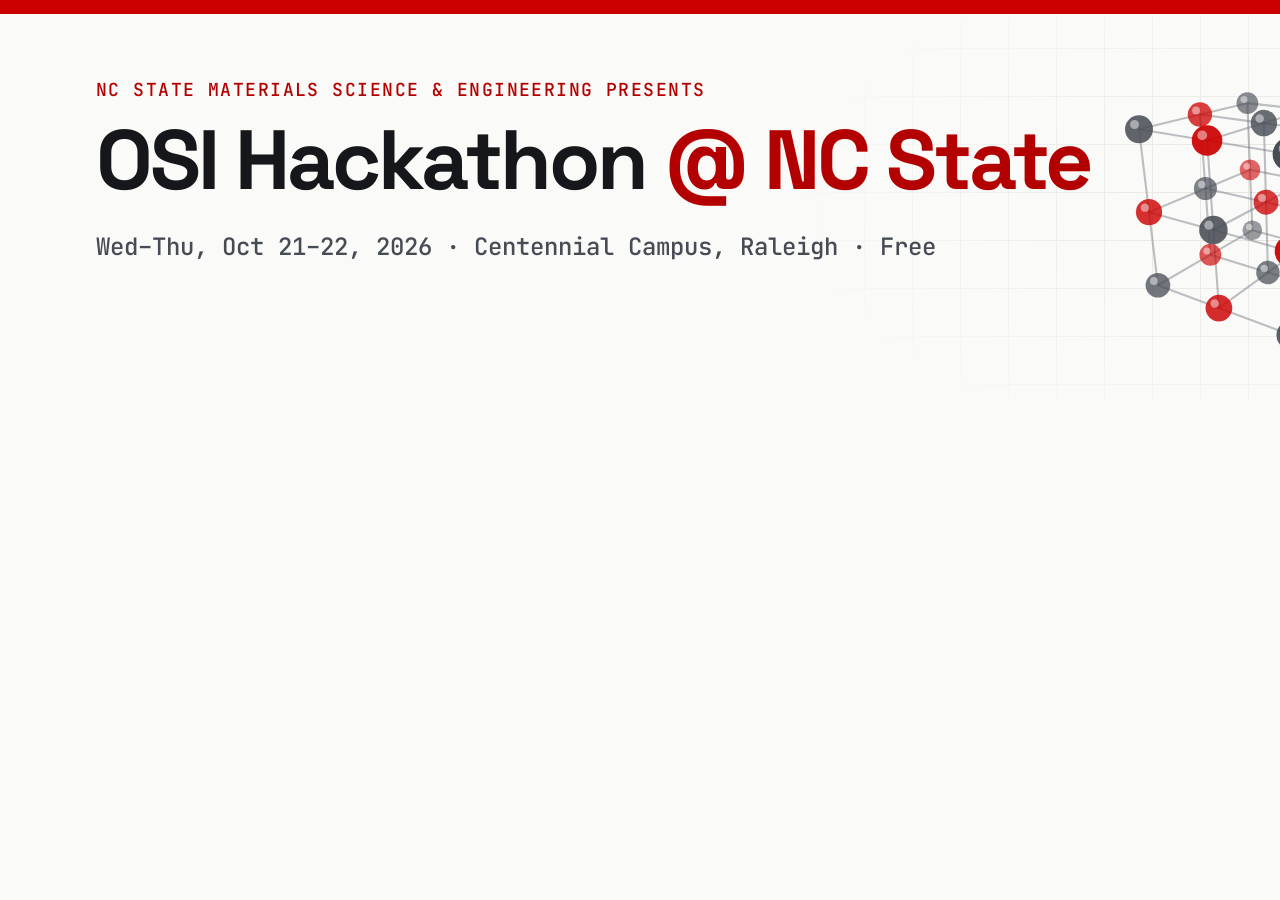
<file: tools/form-header.html>
<!doctype html>
<!-- Source for form-header.png (1600×400), the Google Form header. Re-render with headless Chrome if the text changes. -->
<html><head><meta charset="utf-8">
<link href="https://fonts.googleapis.com/css2?family=JetBrains+Mono:wght@500&family=Space+Grotesk:wght@600;700&display=swap" rel="stylesheet">
<style>
  html, body { margin: 0; width: 1600px; height: 400px; overflow: hidden; }
  body { background: #FAFAF8; font-family: "Space Grotesk", sans-serif; color: #15171A; position: relative; }
  .grid { position: absolute; inset: 0; background-image: linear-gradient(#E3E1DB 1px, transparent 1px), linear-gradient(90deg, #E3E1DB 1px, transparent 1px); background-size: 48px 48px; -webkit-mask-image: radial-gradient(ellipse 45% 90% at 82% 50%, #000, transparent 75%); }
  .bar { position: absolute; left: 0; right: 0; top: 0; height: 14px; background: #CC0000; }
  .copy { position: absolute; left: 96px; top: 78px; width: 1000px; }
  .eyebrow { font: 500 18px "JetBrains Mono", monospace; letter-spacing: .08em; text-transform: uppercase; color: #B30000; }
  h1 { margin: 18px 0 0; font-size: 84px; line-height: .98; letter-spacing: -0.035em; font-weight: 700; }
  h1 span { color: #B30000; }
  .meta { margin-top: 30px; font: 500 24px "JetBrains Mono", monospace; color: #474C54; }
  .cta { display: inline-block; margin-top: 30px; padding: 16px 28px; border-radius: 999px; background: #CC0000; color: #fff; font-size: 26px; font-weight: 600; }
  svg { position: absolute; right: 110px; top: 20px; }
</style></head>
<body>
  <div class="grid"></div><div class="bar"></div>
  <div class="copy">
    <div class="eyebrow">NC State Materials Science &amp; Engineering presents</div>
    <h1>OSI Hackathon <span>@ NC State</span></h1>
    <div class="meta">Wed–Thu, Oct 21–22, 2026 · Centennial Campus, Raleigh · Free</div>
  </div>
  <svg width="380" height="380" viewBox="-220 -220 440 440" id="art"></svg>
  <script>
    // static snapshot of the hero lattice
    var svg = document.getElementById("art"), NS = "http://www.w3.org/2000/svg";
    var pts = [], ang = .55, tilt = .38, s = 96;
    for (var x = 0; x < 4; x++) for (var y = 0; y < 3; y++) for (var z = 0; z < 3; z++) {
      var lx = x - 1.5, ly = y - 1, lz = z - 1;
      var x1 = lx * Math.cos(ang) + lz * Math.sin(ang), z1 = -lx * Math.sin(ang) + lz * Math.cos(ang);
      var y1 = ly * Math.cos(tilt) - z1 * Math.sin(tilt), z2 = ly * Math.sin(tilt) + z1 * Math.cos(tilt);
      var f = 6 / (6 + z2);
      pts.push({ g: [x, y, z], x: x1 * s * f, y: y1 * s * f, z: z2, r: 15 * f, sp: (x + y + z) % 2 });
    }
    function key(g) { return g.join(","); }
    var map = {}; pts.forEach(function (p) { map[key(p.g)] = p; });
    pts.forEach(function (p) {
      [[1,0,0],[0,1,0],[0,0,1]].forEach(function (d) {
        var q = map[key([p.g[0]+d[0], p.g[1]+d[1], p.g[2]+d[2]])];
        if (!q) return;
        var l = document.createElementNS(NS, "line");
        l.setAttribute("x1", p.x); l.setAttribute("y1", p.y); l.setAttribute("x2", q.x); l.setAttribute("y2", q.y);
        l.setAttribute("stroke", "#6E747D"); l.setAttribute("stroke-opacity", ".45"); l.setAttribute("stroke-width", "2.4");
        svg.appendChild(l);
      });
    });
    pts.sort(function (a, b) { return b.z - a.z; }).forEach(function (p) {
      var c = document.createElementNS(NS, "circle");
      c.setAttribute("cx", p.x); c.setAttribute("cy", p.y); c.setAttribute("r", p.r);
      c.setAttribute("fill", p.sp ? "#CC0000" : "#474C54");
      c.setAttribute("fill-opacity", .6 + .4 * (1 - (p.z + 1.5) / 3));
      svg.appendChild(c);
      var h = document.createElementNS(NS, "circle");
      h.setAttribute("cx", p.x - p.r * .32); h.setAttribute("cy", p.y - p.r * .34); h.setAttribute("r", p.r * .32);
      h.setAttribute("fill", "#fff"); h.setAttribute("fill-opacity", ".45");
      svg.appendChild(h);
    });
  </script>
</body></html>
</file>
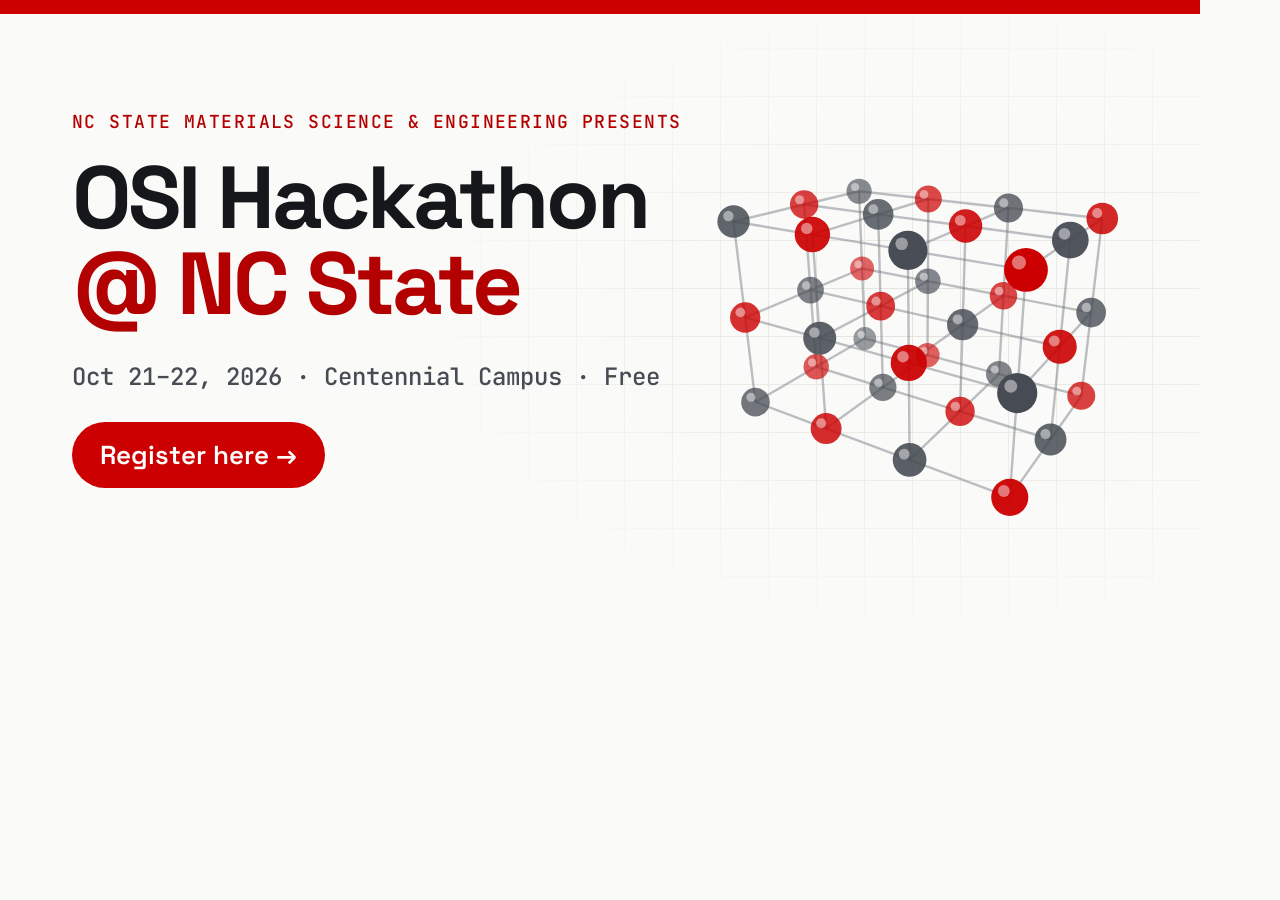
<file: tools/og-image.html>
<!doctype html>
<!-- Source for og-image.png (1200×630). Re-render with headless Chrome if the text changes. -->
<html><head><meta charset="utf-8">
<link href="https://fonts.googleapis.com/css2?family=JetBrains+Mono:wght@500&family=Space+Grotesk:wght@600;700&display=swap" rel="stylesheet">
<style>
  html, body { margin: 0; width: 1200px; height: 630px; overflow: hidden; }
  body { background: #FAFAF8; font-family: "Space Grotesk", sans-serif; color: #15171A; position: relative; }
  .grid { position: absolute; inset: 0; background-image: linear-gradient(#E3E1DB 1px, transparent 1px), linear-gradient(90deg, #E3E1DB 1px, transparent 1px); background-size: 48px 48px; -webkit-mask-image: radial-gradient(ellipse 60% 70% at 78% 50%, #000, transparent 75%); }
  .bar { position: absolute; left: 0; right: 0; top: 0; height: 14px; background: #CC0000; }
  .copy { position: absolute; left: 72px; top: 110px; width: 620px; }
  .eyebrow { font: 500 18px "JetBrains Mono", monospace; letter-spacing: .08em; text-transform: uppercase; color: #B30000; }
  h1 { margin: 22px 0 0; font-size: 88px; line-height: .98; letter-spacing: -0.035em; font-weight: 700; }
  h1 span { color: #B30000; display: block; }
  .meta { margin-top: 34px; font: 500 24px "JetBrains Mono", monospace; color: #474C54; }
  .cta { display: inline-block; margin-top: 30px; padding: 16px 28px; border-radius: 999px; background: #CC0000; color: #fff; font-size: 26px; font-weight: 600; }
  svg { position: absolute; right: 60px; top: 95px; }
</style></head>
<body>
  <div class="grid"></div><div class="bar"></div>
  <div class="copy">
    <div class="eyebrow">NC State Materials Science &amp; Engineering presents</div>
    <h1>OSI Hackathon <span>@ NC State</span></h1>
    <div class="meta">Oct 21–22, 2026 · Centennial Campus · Free</div>
    <div class="cta">Register here →</div>
  </div>
  <svg width="440" height="440" viewBox="-220 -220 440 440" id="art"></svg>
  <script>
    // static snapshot of the hero lattice
    var svg = document.getElementById("art"), NS = "http://www.w3.org/2000/svg";
    var pts = [], ang = .55, tilt = .38, s = 96;
    for (var x = 0; x < 4; x++) for (var y = 0; y < 3; y++) for (var z = 0; z < 3; z++) {
      var lx = x - 1.5, ly = y - 1, lz = z - 1;
      var x1 = lx * Math.cos(ang) + lz * Math.sin(ang), z1 = -lx * Math.sin(ang) + lz * Math.cos(ang);
      var y1 = ly * Math.cos(tilt) - z1 * Math.sin(tilt), z2 = ly * Math.sin(tilt) + z1 * Math.cos(tilt);
      var f = 6 / (6 + z2);
      pts.push({ g: [x, y, z], x: x1 * s * f, y: y1 * s * f, z: z2, r: 15 * f, sp: (x + y + z) % 2 });
    }
    function key(g) { return g.join(","); }
    var map = {}; pts.forEach(function (p) { map[key(p.g)] = p; });
    pts.forEach(function (p) {
      [[1,0,0],[0,1,0],[0,0,1]].forEach(function (d) {
        var q = map[key([p.g[0]+d[0], p.g[1]+d[1], p.g[2]+d[2]])];
        if (!q) return;
        var l = document.createElementNS(NS, "line");
        l.setAttribute("x1", p.x); l.setAttribute("y1", p.y); l.setAttribute("x2", q.x); l.setAttribute("y2", q.y);
        l.setAttribute("stroke", "#6E747D"); l.setAttribute("stroke-opacity", ".45"); l.setAttribute("stroke-width", "2.4");
        svg.appendChild(l);
      });
    });
    pts.sort(function (a, b) { return b.z - a.z; }).forEach(function (p) {
      var c = document.createElementNS(NS, "circle");
      c.setAttribute("cx", p.x); c.setAttribute("cy", p.y); c.setAttribute("r", p.r);
      c.setAttribute("fill", p.sp ? "#CC0000" : "#474C54");
      c.setAttribute("fill-opacity", .6 + .4 * (1 - (p.z + 1.5) / 3));
      svg.appendChild(c);
      var h = document.createElementNS(NS, "circle");
      h.setAttribute("cx", p.x - p.r * .32); h.setAttribute("cy", p.y - p.r * .34); h.setAttribute("r", p.r * .32);
      h.setAttribute("fill", "#fff"); h.setAttribute("fill-opacity", ".45");
      svg.appendChild(h);
    });
  </script>
</body></html>
</file>
<file: assets/css/style.css>
/* ==========================================================================
   OSI Hackathon @ NC State — styles
   Tokens → base → layout → components → sections
   ========================================================================== */

:root {
  --red: #CC0000;            /* Wolfpack Red */
  --red-deep: #990000;       /* Reynolds Red */
  --red-ink: #B30000;        /* red for text on light bg */
  --red-soft: #FBEAEA;
  --blue: #4156A1;           /* Bio-Indigo */
  --blue-ink: #3A4E96;
  --blue-soft: #ECEFF8;

  --bg: #FAFAF8;
  --bg-alt: #F3F2EE;
  --surface: #FFFFFF;
  --ink: #15171A;
  --ink-2: #474C54;
  --ink-3: #6E747D;
  --line: #E3E1DB;
  --line-strong: #CFCCC4;
  --shadow: 0 1px 2px rgba(20, 20, 20, .04), 0 8px 24px -12px rgba(20, 20, 20, .12);
  --shadow-lg: 0 2px 4px rgba(20, 20, 20, .04), 0 24px 48px -24px rgba(20, 20, 20, .25);
  --map-filter: none;

  --font-display: "Space Grotesk", ui-sans-serif, system-ui, sans-serif;
  --font-body: "Inter", ui-sans-serif, system-ui, -apple-system, "Segoe UI", sans-serif;
  --font-mono: "JetBrains Mono", ui-monospace, SFMono-Regular, Menlo, monospace;

  --radius: 14px;
  --radius-sm: 10px;
  --container: 1160px;
  --gutter: 24px;
  --header-h: 104px;

  color-scheme: light;
}

@media (prefers-color-scheme: dark) {
  :root:not([data-theme="light"]) {
    --red-ink: #FF6B6B;
    --red-soft: rgba(204, 0, 0, .16);
    --blue: #8DA0E6;
    --blue-ink: #A9B8F0;
    --blue-soft: rgba(65, 86, 161, .24);
    --bg: #0C0E11;
    --bg-alt: #111418;
    --surface: #171A1F;
    --ink: #ECEDEF;
    --ink-2: #B3B8C0;
    --ink-3: #8B919A;
    --line: #252930;
    --line-strong: #353A43;
    --shadow: 0 1px 2px rgba(0, 0, 0, .3), 0 8px 24px -12px rgba(0, 0, 0, .6);
    --shadow-lg: 0 2px 4px rgba(0, 0, 0, .3), 0 24px 48px -24px rgba(0, 0, 0, .8);
    --map-filter: invert(.9) hue-rotate(180deg) saturate(.6) brightness(.9);
    color-scheme: dark;
  }
}
:root[data-theme="dark"] {
  --red-ink: #FF6B6B;
  --red-soft: rgba(204, 0, 0, .16);
  --blue: #8DA0E6;
  --blue-ink: #A9B8F0;
  --blue-soft: rgba(65, 86, 161, .24);
  --bg: #0C0E11;
  --bg-alt: #111418;
  --surface: #171A1F;
  --ink: #ECEDEF;
  --ink-2: #B3B8C0;
  --ink-3: #8B919A;
  --line: #252930;
  --line-strong: #353A43;
  --shadow: 0 1px 2px rgba(0, 0, 0, .3), 0 8px 24px -12px rgba(0, 0, 0, .6);
  --shadow-lg: 0 2px 4px rgba(0, 0, 0, .3), 0 24px 48px -24px rgba(0, 0, 0, .8);
  --map-filter: invert(.9) hue-rotate(180deg) saturate(.6) brightness(.9);
  color-scheme: dark;
}

/* ---------- Base ---------- */
*, *::before, *::after { box-sizing: border-box; }
html { scroll-behavior: smooth; scroll-padding-top: calc(var(--header-h) + 12px); -webkit-text-size-adjust: 100%; }
body {
  margin: 0;
  background: var(--bg);
  color: var(--ink);
  font: 400 16px/1.6 var(--font-body);
  -webkit-font-smoothing: antialiased;
  text-rendering: optimizeLegibility;
  overflow-x: hidden;
  transition: background-color .3s ease, color .3s ease;
}
img, svg, canvas, iframe { display: block; max-width: 100%; }
a { color: inherit; }
p a, dd a, .faq__list a { color: var(--red-ink); text-underline-offset: 3px; text-decoration-thickness: 1px; }
p a:hover, dd a:hover, .faq__list a:hover { text-decoration-thickness: 2px; }
h1, h2, h3 { font-family: var(--font-display); font-weight: 600; line-height: 1.1; letter-spacing: -0.02em; margin: 0; }
h2 { font-size: clamp(2rem, 4.2vw, 3rem); }
h3 { font-size: 1.125rem; letter-spacing: -0.01em; line-height: 1.3; }
p { margin: 0; }
ul, ol { margin: 0; padding: 0; list-style: none; }
button { font: inherit; color: inherit; cursor: pointer; }
:focus-visible { outline: 2px solid var(--red); outline-offset: 3px; border-radius: 6px; }
::selection { background: var(--red); color: #fff; }

.mono { font-family: var(--font-mono); }
.ico { width: 1.15em; height: 1.15em; flex: none; }
.u-red { color: var(--red-ink); }
.hide-sm { display: inline; }
.fine { font-size: .82rem; color: var(--ink-3); }

.skip-link { position: absolute; left: -9999px; top: 8px; z-index: 100; background: var(--ink); color: var(--bg); padding: 8px 14px; border-radius: 8px; }
.skip-link:focus { left: 8px; }

.container { width: 100%; max-width: var(--container); margin: 0 auto; padding: 0 var(--gutter); }

.eyebrow {
  font: 500 .78rem/1.2 var(--font-mono);
  letter-spacing: .08em;
  text-transform: uppercase;
  color: var(--ink-3);
  margin-bottom: 14px;
}
.eyebrow--red { color: var(--red-ink); }

/* ---------- Buttons ---------- */
.btn {
  --btn-bg: transparent; --btn-ink: var(--ink); --btn-line: var(--line-strong);
  display: inline-flex; align-items: center; justify-content: center; gap: .5em;
  padding: .72em 1.15em;
  font: 600 .95rem/1 var(--font-body);
  text-decoration: none;
  color: var(--btn-ink);
  background: var(--btn-bg);
  border: 1px solid var(--btn-line);
  border-radius: 999px;
  transition: transform .2s ease, background-color .2s ease, border-color .2s ease, box-shadow .2s ease;
  white-space: nowrap;
}
.btn .ico { transition: transform .2s ease; }
.btn:hover { transform: translateY(-1px); }
.btn:hover .ico:last-child:not(:first-child) { transform: translateX(3px); }
.btn--primary { --btn-bg: var(--red); --btn-ink: #fff; --btn-line: var(--red); box-shadow: 0 6px 20px -8px rgba(204, 0, 0, .55); }
.btn--primary:hover { --btn-bg: var(--red-deep); --btn-line: var(--red-deep); }
.btn--ghost { --btn-bg: var(--surface); }
.btn--ghost:hover { --btn-line: var(--ink); }
.btn--sm { font-size: .85rem; padding: .6em 1em; }
.btn--lg { font-size: 1rem; padding: .95em 1.4em; }
.btn.is-pending { opacity: .6; pointer-events: none; box-shadow: none; }

.icon-btn {
  display: inline-grid; place-items: center;
  width: 40px; height: 40px;
  border-radius: 999px;
  border: 1px solid var(--line);
  background: var(--surface);
  color: var(--ink-2);
  transition: color .2s, border-color .2s;
}
.icon-btn:hover { color: var(--ink); border-color: var(--line-strong); }

.badge {
  display: inline-flex; align-items: center; gap: .45em;
  font: 500 .72rem/1 var(--font-mono);
  letter-spacing: .04em;
  text-transform: uppercase;
  padding: .45em .7em;
  border-radius: 999px;
  vertical-align: middle;
}
.badge--soft { background: var(--red-soft); color: var(--red-ink); }
.badge--live { background: var(--red-soft); color: var(--red-ink); }
.badge--live i { width: 7px; height: 7px; border-radius: 50%; background: var(--red); animation: pulse 1.8s ease-out infinite; }

@keyframes pulse {
  0% { box-shadow: 0 0 0 0 rgba(204, 0, 0, .55); }
  70% { box-shadow: 0 0 0 8px rgba(204, 0, 0, 0); }
  100% { box-shadow: 0 0 0 0 rgba(204, 0, 0, 0); }
}

.link-arrow { display: inline-flex; align-items: center; gap: .4em; font-weight: 600; color: var(--red-ink); text-decoration: none; }
.link-arrow:hover { text-decoration: underline; text-underline-offset: 3px; }

.tags { display: flex; flex-wrap: wrap; gap: 6px; margin-top: 18px; }
.tags li { font: 500 .75rem/1 var(--font-mono); padding: .5em .7em; border-radius: 999px; border: 1px solid var(--line); color: var(--ink-2); }

.dot { display: inline-block; width: 8px; height: 8px; border-radius: 50%; margin-right: 6px; vertical-align: middle; }
.dot--red { background: var(--red); }
.dot--blue { background: var(--blue); }

/* ---------- Header ---------- */
.site-header { position: sticky; top: 0; z-index: 50; }

.announce {
  display: flex; align-items: center; justify-content: center; gap: 12px;
  min-height: 40px; padding: 8px var(--gutter);
  background: var(--red);
  color: #fff;
  font-size: .88rem;
  text-decoration: none;
}
.announce__pulse { width: 8px; height: 8px; border-radius: 50%; background: #fff; animation: pulse-white 1.8s ease-out infinite; flex: none; }
@keyframes pulse-white {
  0% { box-shadow: 0 0 0 0 rgba(255, 255, 255, .7); }
  70% { box-shadow: 0 0 0 8px rgba(255, 255, 255, 0); }
  100% { box-shadow: 0 0 0 0 rgba(255, 255, 255, 0); }
}
.announce__text strong { font-weight: 600; }
.announce__cta { display: inline-flex; align-items: center; gap: 6px; font-weight: 600; padding: 4px 12px; border-radius: 999px; background: rgba(255, 255, 255, .16); transition: background .2s; }
.announce:hover .announce__cta { background: rgba(255, 255, 255, .28); }
.announce:hover .announce__cta .ico { transform: translateX(2px); }
.announce__cta .ico { transition: transform .2s; }

.nav {
  position: relative;
  background: color-mix(in srgb, var(--bg) 82%, transparent);
  backdrop-filter: saturate(1.4) blur(14px);
  -webkit-backdrop-filter: saturate(1.4) blur(14px);
  border-bottom: 1px solid transparent;
  transition: border-color .3s, background-color .3s;
}
.is-scrolled .nav { border-bottom-color: var(--line); }
.nav__inner { display: flex; align-items: center; gap: 24px; height: 64px; }

.brand { display: inline-flex; align-items: center; gap: 10px; text-decoration: none; font: 600 1.05rem/1 var(--font-display); letter-spacing: -0.01em; white-space: nowrap; }
.brand__mark { width: 30px; height: 30px; color: var(--ink); }
.brand__at { color: var(--red-ink); }

.nav__links { display: flex; align-items: center; gap: 4px; margin-left: auto; }
.nav__links a {
  position: relative;
  padding: 8px 12px;
  font-size: .9rem; font-weight: 500;
  color: var(--ink-2);
  text-decoration: none;
  border-radius: 8px;
  white-space: nowrap;
  transition: color .2s, background-color .2s;
}
.nav__links a:hover { color: var(--ink); background: var(--bg-alt); }
.nav__links a.is-active { color: var(--ink); }
.nav__links a.is-active::after { content: ""; position: absolute; left: 12px; right: 12px; bottom: 2px; height: 2px; border-radius: 2px; background: var(--red); }
.nav__slack { display: inline-flex; align-items: center; gap: 6px; }
.nav__actions { display: flex; align-items: center; gap: 8px; }
.nav__toggle { display: none; }

#theme-toggle .ico--moon { display: none; }
[data-theme-resolved="dark"] #theme-toggle .ico--sun { display: none; }
[data-theme-resolved="dark"] #theme-toggle .ico--moon { display: block; }
.nav__toggle .ico--close { display: none; }
.nav-open .nav__toggle .ico--close { display: block; }
.nav-open .nav__toggle .ico--menu { display: none; }

/* ---------- Sections ---------- */
.section { padding: 112px 0; }
.section--tight { padding: 72px 0; }
.section--alt { background: var(--bg-alt); }
.section__head { max-width: 720px; margin-bottom: 56px; }
.section__lede { margin-top: 18px; font-size: 1.125rem; color: var(--ink-2); }
.section__lede .badge { margin: 0 4px; }

/* ---------- Hero ---------- */
.hero { position: relative; padding: 72px 0 40px; overflow: hidden; }
.hero::before {
  content: "";
  position: absolute; inset: 0;
  background-image:
    linear-gradient(var(--line) 1px, transparent 1px),
    linear-gradient(90deg, var(--line) 1px, transparent 1px);
  background-size: 48px 48px;
  mask-image: radial-gradient(ellipse 70% 60% at 70% 40%, #000 0%, transparent 75%);
  -webkit-mask-image: radial-gradient(ellipse 70% 60% at 70% 40%, #000 0%, transparent 75%);
  opacity: .55;
  pointer-events: none;
}
.hero__grid { position: relative; display: grid; grid-template-columns: 1.05fr 1fr; gap: 48px; align-items: center; }
.hero__title { font-size: clamp(2.6rem, 5.4vw, 4.6rem); font-weight: 700; letter-spacing: -0.035em; line-height: .98; }
.hero__at { display: block; color: var(--red-ink); }
.hero__lede { margin-top: 24px; max-width: 34em; font-size: 1.15rem; color: var(--ink-2); }
.hero__lede strong { color: var(--ink); font-weight: 600; }

.hero__meta { display: flex; flex-wrap: wrap; gap: 8px; margin-top: 28px; }
.hero__meta li {
  display: inline-flex; align-items: center; gap: 8px;
  padding: 8px 14px;
  font-size: .9rem; font-weight: 500;
  border: 1px solid var(--line);
  background: var(--surface);
  border-radius: 999px;
}
.hero__meta .ico { color: var(--red-ink); }

.hero__ctas { display: flex; flex-wrap: wrap; gap: 12px; margin-top: 32px; }

.countdown { margin-top: 36px; }
.countdown__label { font-size: .75rem; letter-spacing: .08em; text-transform: uppercase; color: var(--ink-3); margin-bottom: 10px; }
.countdown__grid { display: flex; gap: 10px; }
.countdown__grid div {
  min-width: 72px;
  padding: 12px 10px 10px;
  text-align: center;
  border: 1px solid var(--line);
  border-radius: var(--radius-sm);
  background: var(--surface);
}
.countdown__grid span { display: block; font: 500 1.65rem/1 var(--font-mono); font-variant-numeric: tabular-nums; letter-spacing: -0.02em; }
.countdown__grid small { display: block; margin-top: 6px; font: 500 .68rem/1 var(--font-mono); text-transform: uppercase; letter-spacing: .08em; color: var(--ink-3); }
.countdown.is-live .countdown__label { color: var(--red-ink); }

.hero__figure { margin: 0; }
.hero__canvas-wrap {
  position: relative;
  aspect-ratio: 1 / 1;
  border-radius: 24px;
  border: 1px solid var(--line);
  background:
    radial-gradient(circle at 30% 30%, color-mix(in srgb, var(--red) 7%, transparent), transparent 60%),
    radial-gradient(circle at 75% 70%, color-mix(in srgb, var(--blue) 9%, transparent), transparent 60%),
    var(--surface);
  box-shadow: var(--shadow-lg);
  overflow: hidden;
}
#lattice { position: absolute; inset: 0; width: 100%; height: 100%; touch-action: pan-y; }
.hero__fig-hud { position: absolute; left: 16px; bottom: 14px; display: flex; gap: 14px; font-size: .72rem; color: var(--ink-3); pointer-events: none; }
.hero__figure figcaption { margin-top: 14px; font-size: .78rem; color: var(--ink-3); text-align: center; }
.hero__figure figcaption span { transition: color .4s; }
#fig-state { color: var(--ink); }
.fig-arrow { margin: 0 6px; }

.hero__formerly { position: relative; margin-top: 48px; font-size: .78rem; color: var(--ink-3); }
.hero__formerly a { display: inline-flex; align-items: center; gap: 4px; color: var(--ink-2); text-decoration: none; border-bottom: 1px solid var(--line-strong); }
.hero__formerly a:hover { color: var(--ink); border-color: var(--ink); }

/* ---------- Facts ---------- */
.facts { padding: 8px 0 24px; }
.facts__grid {
  display: grid; grid-template-columns: repeat(6, 1fr);
  border: 1px solid var(--line);
  border-radius: var(--radius);
  background: var(--surface);
  overflow: hidden;
}
.facts__grid li { display: flex; align-items: center; gap: 12px; padding: 20px 18px; border-left: 1px solid var(--line); }
.facts__grid li:first-child { border-left: 0; }
.facts__grid .ico { width: 24px; height: 24px; color: var(--red-ink); }
.facts__grid strong { display: block; font: 600 1rem/1.2 var(--font-display); }
.facts__grid span { display: block; font-size: .8rem; color: var(--ink-3); line-height: 1.35; }

/* ---------- About: halves ---------- */
.halves { display: grid; grid-template-columns: 1fr auto 1fr; align-items: center; gap: 0; }
.half {
  position: relative;
  padding: 36px;
  border-radius: 20px;
  border: 1px solid var(--line);
  background: var(--surface);
  overflow: hidden;
  min-height: 100%;
}
.half::after { content: ""; position: absolute; inset: auto -40px -40px auto; width: 180px; height: 180px; border-radius: 50%; opacity: .5; filter: blur(30px); }
.half--science::after { background: var(--red-soft); }
.half--code::after { background: var(--blue-soft); }
.half h3 { font-size: 1.6rem; margin: 20px 0 10px; }
.half p { color: var(--ink-2); position: relative; z-index: 1; }
.half .tags { position: relative; z-index: 1; }
.half__icon { display: grid; place-items: center; width: 52px; height: 52px; border-radius: 14px; }
.half__icon .ico { width: 26px; height: 26px; }
.half--science .half__icon { background: var(--red-soft); color: var(--red-ink); }
.half--code .half__icon { background: var(--blue-soft); color: var(--blue-ink); }
.halves__join { width: 80px; margin: 0 -16px; position: relative; z-index: 2; color: var(--ink-3); }
.halves__join svg { width: 80px; height: 80px; background: var(--bg); border-radius: 50%; }
.halves__join svg circle { animation: spin 24s linear infinite; transform-origin: 40px 40px; }
@keyframes spin { to { transform: rotate(360deg); } }

/* ---------- About: growth ---------- */
.growth {
  display: grid; grid-template-columns: 1fr 2fr; gap: 48px; align-items: center;
  margin-top: 72px; padding-top: 48px;
  border-top: 1px solid var(--line);
}
.growth__intro p:not(.eyebrow) { color: var(--ink-2); margin-bottom: 16px; }
.growth__timeline { display: grid; grid-template-columns: repeat(4, 1fr); position: relative; }
.growth__timeline::before { content: ""; position: absolute; left: 0; right: 0; top: 30px; height: 1px; background: var(--line-strong); }
.growth__timeline li { position: relative; padding-right: 12px; }
.growth__timeline li::before { content: ""; position: absolute; left: 0; top: 25px; width: 11px; height: 11px; border-radius: 50%; background: var(--surface); border: 2px solid var(--ink-3); }
.growth__timeline li.is-now::before { background: var(--red); border-color: var(--red); box-shadow: 0 0 0 5px var(--red-soft); }
.growth__timeline span { display: block; font-size: .78rem; color: var(--ink-3); margin-bottom: 26px; }
.growth__timeline strong { display: block; font: 600 2.4rem/1 var(--font-display); letter-spacing: -0.03em; font-variant-numeric: tabular-nums; }
.growth__timeline .is-now strong { color: var(--red-ink); }
.growth__timeline small { display: block; margin-top: 6px; font-size: .85rem; color: var(--ink-2); line-height: 1.4; }

/* ---------- Cards ---------- */
.cards { display: grid; gap: 16px; }
.cards--3 { grid-template-columns: repeat(3, 1fr); }
.card {
  padding: 28px;
  border-radius: var(--radius);
  border: 1px solid var(--line);
  background: var(--surface);
  transition: transform .25s ease, box-shadow .25s ease, border-color .25s ease;
}
.card:hover { transform: translateY(-3px); box-shadow: var(--shadow); border-color: var(--line-strong); }
.card__ico { width: 28px; height: 28px; color: var(--red-ink); margin-bottom: 18px; }
.card h3 { margin-bottom: 8px; }
.card p { color: var(--ink-2); font-size: .95rem; }

/* ---------- Perks ---------- */
.perks { display: grid; grid-template-columns: 1fr 1.3fr; gap: 64px; align-items: center; }
.perks__art {
  display: grid; place-items: center;
  aspect-ratio: 5 / 4;
  border-radius: 24px;
  background:
    radial-gradient(circle at 50% 55%, color-mix(in srgb, var(--red) 10%, transparent), transparent 62%),
    var(--bg-alt);
  border: 1px solid var(--line);
}
.shirt { width: 72%; height: auto; filter: drop-shadow(0 18px 24px rgba(0, 0, 0, .18)); animation: float 6s ease-in-out infinite; }
.shirt__body { fill: #1A1C20; }
.shirt__collar { stroke: #2C2F35; }
.shirt__logo { stroke: #fff; fill: #fff; }
.shirt__core { fill: var(--red); stroke: none; }
.shirt__text { font: 700 13px var(--font-display); letter-spacing: .12em; fill: #fff; }
.shirt__sub { font: 500 8px var(--font-mono); letter-spacing: .2em; fill: #9BA0A8; }
@keyframes float { 0%, 100% { transform: translateY(0) rotate(-1deg); } 50% { transform: translateY(-8px) rotate(1deg); } }
.perks__copy h2 { font-size: clamp(1.8rem, 3.4vw, 2.5rem); margin-bottom: 28px; }
.perks__list { display: grid; grid-template-columns: 1fr 1fr; gap: 22px 28px; }
.perks__list li { display: flex; gap: 14px; }
.perks__list .ico { width: 22px; height: 22px; margin-top: 2px; color: var(--red-ink); }
.perks__list strong { display: block; font-weight: 600; }
.perks__list span { display: block; font-size: .92rem; color: var(--ink-2); }

/* ---------- Build ---------- */
.build { display: grid; grid-template-columns: 1.7fr 1fr; gap: 24px; align-items: start; }
.ideas { display: grid; grid-template-columns: repeat(2, 1fr); gap: 1px; background: var(--line); border: 1px solid var(--line); border-radius: var(--radius); overflow: hidden; }
.idea { padding: 26px; background: var(--surface); transition: background-color .25s; }
.idea:hover { background: color-mix(in srgb, var(--surface) 92%, var(--red)); }
.idea__n { display: block; font-size: .75rem; color: var(--red-ink); margin-bottom: 14px; }
.idea h3 { margin-bottom: 6px; }
.idea p { font-size: .93rem; color: var(--ink-2); }

.build__side { display: grid; gap: 16px; }
.tba {
  position: relative;
  padding: 28px;
  border-radius: var(--radius);
  background: var(--surface);
  border: 1px dashed var(--line-strong);
  overflow: hidden;
}
.tba::before {
  content: "";
  position: absolute; inset: 0;
  background: linear-gradient(110deg, transparent 30%, color-mix(in srgb, var(--red) 8%, transparent) 50%, transparent 70%);
  background-size: 250% 100%;
  animation: shimmer 4s ease-in-out infinite;
  pointer-events: none;
}
@keyframes shimmer { 0% { background-position: 120% 0; } 100% { background-position: -120% 0; } }
.tba h3 { font-size: 1.5rem; margin: 16px 0 8px; }
.tba p { color: var(--ink-2); margin-bottom: 20px; font-size: .95rem; }

.judging { padding: 28px; border-radius: var(--radius); background: var(--surface); border: 1px solid var(--line); }
.judging ol { counter-reset: j; display: grid; gap: 14px; margin-bottom: 16px; }
.judging li { counter-increment: j; display: grid; grid-template-columns: 28px 1fr; column-gap: 8px; }
.judging li::before { content: counter(j, decimal-leading-zero); grid-row: span 2; font: 500 .75rem/1.9 var(--font-mono); color: var(--ink-3); }
.judging strong { font-weight: 600; }
.judging span { font-size: .88rem; color: var(--ink-2); }

/* ---------- Schedule ---------- */
.schedule { display: grid; grid-template-columns: 260px 1fr; gap: 40px; }
.tabs { display: flex; flex-direction: column; gap: 8px; }
.tab {
  display: flex; flex-direction: column; align-items: flex-start; gap: 4px;
  padding: 16px 20px;
  text-align: left;
  font-weight: 600; font-size: 1.05rem;
  border: 1px solid var(--line);
  border-radius: var(--radius-sm);
  background: var(--surface);
  color: var(--ink-2);
  transition: border-color .2s, color .2s, box-shadow .2s;
}
.tab span { font-size: .72rem; font-weight: 500; letter-spacing: .08em; text-transform: uppercase; color: var(--ink-3); }
.tab:hover { color: var(--ink); border-color: var(--line-strong); }
.tab[aria-selected="true"] { color: var(--ink); border-color: var(--red); box-shadow: inset 3px 0 0 var(--red); }
.tab[aria-selected="true"] span { color: var(--red-ink); }
.tab.has-now span::after { content: " · live"; color: var(--red-ink); }

.tabpanel { animation: fade-in .35s ease; }
@keyframes fade-in { from { opacity: 0; transform: translateY(6px); } to { opacity: 1; transform: none; } }
.timeline { position: relative; }
.timeline::before { content: ""; position: absolute; left: 131px; top: 8px; bottom: 8px; width: 1px; background: var(--line-strong); }
.timeline li { position: relative; display: grid; grid-template-columns: 112px 1fr; gap: 40px; padding: 18px 0; }
.timeline li::before { content: ""; position: absolute; left: 126px; top: 26px; width: 11px; height: 11px; border-radius: 50%; background: var(--bg); border: 2px solid var(--ink-3); }
.timeline li.is-key::before { border-color: var(--red); background: var(--red); }
.timeline li.is-now::before { border-color: var(--red); background: var(--red); box-shadow: 0 0 0 0 rgba(204, 0, 0, .55); animation: pulse 1.8s ease-out infinite; }
.timeline li.is-past { opacity: .5; }
.timeline time { font-size: .85rem; color: var(--ink-2); padding-top: 3px; text-align: right; }
.timeline h3 { font-size: 1.15rem; margin-bottom: 4px; }
.timeline p { color: var(--ink-2); font-size: .95rem; }
.timeline li.is-now h3::after { content: "Happening now"; margin-left: 10px; font: 500 .68rem/1 var(--font-mono); text-transform: uppercase; letter-spacing: .06em; padding: .4em .6em; border-radius: 999px; background: var(--red); color: #fff; vertical-align: middle; }

/* ---------- Register steps ---------- */
.steps { display: grid; grid-template-columns: repeat(3, 1fr); gap: 16px; counter-reset: s; }
.step {
  display: flex; flex-direction: column; align-items: flex-start;
  padding: 32px;
  border-radius: 20px;
  border: 1px solid var(--line);
  background: var(--surface);
}
.step--primary { border-color: var(--red); box-shadow: 0 0 0 4px var(--red-soft); }
.step__n { display: grid; place-items: center; width: 36px; height: 36px; border-radius: 50%; font: 600 .95rem/1 var(--font-mono); background: var(--bg-alt); color: var(--ink-2); margin-bottom: 22px; }
.step--primary .step__n { background: var(--red); color: #fff; }
.step h3 { font-size: 1.25rem; margin-bottom: 8px; }
.step h3 .badge { margin-left: 4px; font-size: .62rem; }
.step p { color: var(--ink-2); margin-bottom: 24px; flex: 1; }

/* ---------- Venue ---------- */
.venue { display: grid; grid-template-columns: 1fr 1.15fr; gap: 56px; align-items: center; }
.venue h2 { margin-bottom: 32px; font-size: clamp(1.9rem, 3.6vw, 2.6rem); }
.venue__facts { margin: 0 0 20px; display: grid; gap: 20px; }
.venue__facts div { display: grid; grid-template-columns: 120px 1fr; gap: 16px; padding-bottom: 20px; border-bottom: 1px solid var(--line); }
.venue__facts dt { display: flex; align-items: center; gap: 8px; height: fit-content; font: 500 .8rem/1.6 var(--font-mono); text-transform: uppercase; letter-spacing: .06em; color: var(--ink-3); }
.venue__facts dt .ico { color: var(--red-ink); }
.venue__facts dd { margin: 0; }
.venue__facts .badge { margin-top: 8px; }
.venue__map { position: relative; border-radius: 20px; overflow: hidden; border: 1px solid var(--line); box-shadow: var(--shadow); aspect-ratio: 4 / 3.4; background: var(--bg-alt); }
.venue__map iframe { width: 100%; height: 100%; border: 0; filter: var(--map-filter); }
.venue__open { position: absolute; right: 12px; bottom: 12px; display: inline-flex; align-items: center; gap: 6px; padding: 8px 12px; border-radius: 999px; background: var(--surface); border: 1px solid var(--line); font-size: .82rem; font-weight: 600; text-decoration: none; box-shadow: var(--shadow); }

/* ---------- Resources ---------- */
.filters { display: flex; flex-wrap: wrap; gap: 8px; margin-bottom: 28px; }
.chip {
  padding: 8px 14px;
  font-size: .87rem; font-weight: 500;
  border-radius: 999px;
  border: 1px solid var(--line);
  background: var(--surface);
  color: var(--ink-2);
  transition: all .2s;
}
.chip:hover { color: var(--ink); border-color: var(--line-strong); }
.chip.is-active { background: var(--ink); color: var(--bg); border-color: var(--ink); }

.resources { display: grid; grid-template-columns: repeat(3, 1fr); gap: 12px; }
.resources li { animation: fade-in .35s ease both; }
.resources li[hidden] { display: none; }
.resources a {
  position: relative;
  display: flex; flex-direction: column; gap: 4px;
  height: 100%;
  padding: 18px 44px 18px 18px;
  border-radius: var(--radius-sm);
  border: 1px solid var(--line);
  background: var(--surface);
  text-decoration: none;
  transition: border-color .2s, transform .2s, box-shadow .2s;
}
.resources a:hover { border-color: var(--line-strong); transform: translateY(-2px); box-shadow: var(--shadow); }
.resources a > .ico { position: absolute; top: 18px; right: 16px; color: var(--ink-3); transition: color .2s, transform .2s; }
.resources a:hover > .ico { color: var(--red-ink); transform: translate(2px, -2px); }
.res__tag { font: 500 .68rem/1 var(--font-mono); text-transform: uppercase; letter-spacing: .08em; color: var(--red-ink); margin-bottom: 6px; }
.resources strong { font-weight: 600; line-height: 1.35; }
.resources small { font-size: .84rem; color: var(--ink-3); }
.resources__more { margin-top: 28px; }

/* ---------- FAQ ---------- */
.faq { display: grid; grid-template-columns: 1fr 1.6fr; gap: 64px; align-items: start; }
.faq__head { position: sticky; top: calc(var(--header-h) + 32px); margin-bottom: 0; }
.faq__list { border-top: 1px solid var(--line); }
.faq__list details { border-bottom: 1px solid var(--line); }
.faq__list summary {
  display: flex; align-items: center; justify-content: space-between; gap: 16px;
  padding: 22px 0;
  font: 600 1.08rem/1.35 var(--font-display);
  cursor: pointer;
  list-style: none;
}
.faq__list summary::-webkit-details-marker { display: none; }
.faq__list summary::after {
  content: ""; flex: none;
  width: 28px; height: 28px; border-radius: 50%;
  border: 1px solid var(--line);
  background:
    linear-gradient(var(--ink-2), var(--ink-2)) center / 11px 1.6px no-repeat,
    linear-gradient(var(--ink-2), var(--ink-2)) center / 1.6px 11px no-repeat;
  transition: transform .3s ease, background-color .2s;
}
.faq__list details[open] summary::after { transform: rotate(45deg); }
.faq__list summary:hover::after { border-color: var(--line-strong); }
.faq__list details p { padding: 0 48px 24px 0; color: var(--ink-2); }
.faq__list details[open] p { animation: fade-in .3s ease; }

/* ---------- Last year ---------- */
.lastyear { display: grid; grid-template-columns: 1fr 1.25fr; gap: 64px; align-items: center; }
.lastyear .section__head { margin-bottom: 0; }
.gallery { display: grid; grid-template-columns: 1fr 1fr; gap: 16px; align-items: start; }
.photo { position: relative; margin: 0; border-radius: 20px; overflow: hidden; border: 1px solid var(--line); aspect-ratio: 3 / 4; background: var(--surface); box-shadow: var(--shadow); }
.photo:nth-child(2) { margin-top: 56px; }
.photo img { position: absolute; inset: 0; width: 100%; height: 100%; object-fit: cover; transition: transform .6s ease; }
.photo:hover img { transform: scale(1.03); }
.photo__placeholder {
  position: absolute; inset: 0;
  display: grid; place-content: center; justify-items: center; gap: 10px;
  color: var(--ink-3);
  background-image: radial-gradient(var(--line-strong) 1.2px, transparent 1.2px);
  background-size: 18px 18px;
}
.photo__placeholder .ico { width: 40px; height: 40px; opacity: .6; }
.photo__placeholder span { font-size: .75rem; letter-spacing: .08em; text-transform: uppercase; }
.photo figcaption { position: absolute; left: 14px; bottom: 14px; padding: 6px 10px; border-radius: 999px; font-size: .72rem; background: color-mix(in srgb, var(--surface) 88%, transparent); backdrop-filter: blur(6px); -webkit-backdrop-filter: blur(6px); }

/* ---------- Closing ---------- */
.closing { padding-top: 96px; }
.closing__panel {
  position: relative;
  padding: 80px 56px;
  border-radius: 28px;
  overflow: hidden;
  border: 1px solid var(--line);
  background:
    radial-gradient(circle at 85% 20%, color-mix(in srgb, var(--red) 12%, transparent), transparent 55%),
    radial-gradient(circle at 10% 90%, color-mix(in srgb, var(--blue) 12%, transparent), transparent 55%),
    var(--surface);
}
#closing-lattice { position: absolute; inset: 0; width: 100%; height: 100%; opacity: .55; }
.closing__content { position: relative; max-width: 620px; }
.closing__content h2 { font-size: clamp(2.2rem, 5vw, 3.6rem); }
.closing__content p:not(.eyebrow) { margin-top: 18px; font-size: 1.15rem; color: var(--ink-2); }

/* ---------- Footer ---------- */
.footer { padding: 72px 0 32px; border-top: 1px solid var(--line); }
.footer__inner { display: grid; grid-template-columns: 1.4fr 1fr; gap: 48px; }
.footer__brand p { margin-top: 16px; max-width: 30em; color: var(--ink-2); font-size: .93rem; }
.footer__cols { display: grid; grid-template-columns: 1fr 1fr; gap: 24px; }
.footer h3 { font-size: .75rem; font-weight: 500; text-transform: uppercase; letter-spacing: .08em; color: var(--ink-3); margin-bottom: 14px; }
.footer ul { display: grid; gap: 10px; }
.footer ul a { color: var(--ink-2); text-decoration: none; font-size: .93rem; }
.footer ul a:hover { color: var(--ink); }
.footer__base { display: flex; justify-content: space-between; gap: 16px; margin-top: 56px; padding-top: 24px; border-top: 1px solid var(--line); font-size: .78rem; color: var(--ink-3); }
.footer__base a { color: var(--ink-3); text-decoration: none; }
.footer__base a:hover { color: var(--ink); }

/* ---------- Reveal on scroll (only when JS is on) ---------- */
.js .reveal { opacity: 0; transform: translateY(18px); transition: opacity .7s ease, transform .7s cubic-bezier(.2, .7, .2, 1); }
.js .reveal.in { opacity: 1; transform: none; }

/* ==========================================================================
   Responsive
   ========================================================================== */
@media (max-width: 1080px) {
  .nav__links a { padding: 8px 9px; }
  .facts__grid { grid-template-columns: repeat(3, 1fr); }
  .facts__grid li:nth-child(4) { border-left: 0; }
  .facts__grid li:nth-child(n+4) { border-top: 1px solid var(--line); }
}

@media (max-width: 1120px) {
  .nav__links {
    position: absolute; left: 0; right: 0; top: 100%;
    max-height: calc(100vh - var(--header-h)); overflow-y: auto;
    flex-direction: column; align-items: stretch; gap: 2px;
    margin: 0; padding: 12px var(--gutter) 20px;
    background: var(--bg);
    border-bottom: 1px solid var(--line);
    box-shadow: var(--shadow-lg);
    transform: translateY(-8px); opacity: 0; visibility: hidden;
    transition: opacity .2s, transform .2s, visibility .2s;
  }
  .nav-open .nav__links { transform: none; opacity: 1; visibility: visible; }
  .nav__links a { padding: 14px 12px; font-size: 1rem; }
  .nav__links a.is-active::after { display: none; }
  .nav__actions { margin-left: auto; }
  .nav__toggle { display: inline-grid; }
}

@media (max-width: 960px) {

  .section { padding: 80px 0; }
  .hero { padding-top: 40px; }
  .hero__grid { grid-template-columns: 1fr; gap: 40px; }
  .hero__figure { max-width: 520px; width: 100%; margin: 0 auto; }
  .halves { grid-template-columns: 1fr; }
  .halves__join { margin: -16px auto; }
  .growth { grid-template-columns: 1fr; gap: 32px; }
  .cards--3 { grid-template-columns: repeat(2, 1fr); }
  .perks { grid-template-columns: 1fr; gap: 40px; }
  .perks__art { max-width: 460px; width: 100%; }
  .build { grid-template-columns: 1fr; }
  .schedule { grid-template-columns: 1fr; gap: 24px; }
  .tabs { flex-direction: row; overflow-x: auto; }
  .tab { flex: 1; min-width: 140px; }
  .tab[aria-selected="true"] { box-shadow: inset 0 -3px 0 var(--red); }
  .steps { grid-template-columns: 1fr; }
  .venue { grid-template-columns: 1fr; gap: 40px; }
  .resources { grid-template-columns: repeat(2, 1fr); }
  .faq { grid-template-columns: 1fr; gap: 32px; }
  .faq__head { position: static; }
  .lastyear { grid-template-columns: 1fr; gap: 40px; }
  .footer__inner { grid-template-columns: 1fr; }
}

@media (max-width: 640px) {
  :root { --gutter: 16px; }
  .hide-sm { display: none; }
  .announce { font-size: .82rem; gap: 10px; }
  .brand__text { font-size: .95rem; }
  .nav__actions .btn--sm { display: none; }
  .section { padding: 64px 0; }
  .section__head { margin-bottom: 36px; }
  .section__lede { font-size: 1.02rem; }
  .hero__lede { font-size: 1.04rem; }
  .hero__ctas .btn { flex: 1 1 100%; }
  .countdown__grid { gap: 8px; }
  .countdown__grid div { flex: 1; min-width: 0; }
  .countdown__grid span { font-size: 1.4rem; }
  .facts__grid { grid-template-columns: repeat(2, 1fr); }
  .facts__grid li { border-left: 0; border-top: 1px solid var(--line); padding: 16px 14px; }
  .facts__grid li:nth-child(-n+2) { border-top: 0; }
  .facts__grid li:nth-child(even) { border-left: 1px solid var(--line); }
  .half { padding: 28px 24px; }
  .growth__timeline { grid-template-columns: repeat(2, 1fr); row-gap: 32px; }
  .growth__timeline::before { display: none; }
  .growth__timeline li::before { top: 4px; }
  .growth__timeline span { margin: 0 0 10px 20px; }
  .growth__timeline strong { font-size: 2rem; }
  .cards--3 { grid-template-columns: 1fr; }
  .perks__list { grid-template-columns: 1fr; }
  .ideas { grid-template-columns: 1fr; }
  .tab { padding: 12px; font-size: .9rem; min-width: 0; }
  .timeline::before { left: 5px; }
  .timeline li { grid-template-columns: 1fr; gap: 4px; padding: 14px 0 14px 28px; }
  .timeline li::before { left: 0; top: 19px; }
  .timeline time { text-align: left; }
  .step { padding: 26px 22px; }
  .venue__facts div { grid-template-columns: 1fr; gap: 6px; }
  .resources { grid-template-columns: 1fr; }
  .faq__list details p { padding-right: 0; }
  .gallery { gap: 10px; }
  .photo { border-radius: 14px; }
  .photo:nth-child(2) { margin-top: 32px; }
  .photo figcaption { left: 8px; bottom: 8px; font-size: .64rem; }
  .closing__panel { padding: 48px 22px; border-radius: 22px; }
  #closing-lattice { opacity: .3; }
  .footer__cols { grid-template-columns: 1fr 1fr; }
  .footer__base { flex-direction: column; }
}

@media (prefers-reduced-motion: reduce) {
  html { scroll-behavior: auto; }
  *, *::before, *::after { animation-duration: .01ms !important; animation-iteration-count: 1 !important; transition-duration: .01ms !important; }
  .js .reveal { opacity: 1; transform: none; }
}

/* ---------- During the event (Miro) ---------- */
.during {
  display: grid; grid-template-columns: auto 1fr auto; align-items: center; gap: 20px;
  margin-top: 16px; padding: 22px 28px;
  border-radius: 20px;
  border: 1px dashed var(--line-strong);
  background: color-mix(in srgb, var(--surface) 60%, transparent);
}
.during__icon { display: grid; place-items: center; width: 48px; height: 48px; border-radius: 14px; background: var(--blue-soft); color: var(--blue-ink); }
.during__icon .ico { width: 24px; height: 24px; }
.during .eyebrow { margin-bottom: 6px; }
.during .eyebrow .badge { margin-left: 6px; font-size: .62rem; }
.during h3 { margin-bottom: 4px; }
.during__copy p:not(.eyebrow) { color: var(--ink-2); font-size: .95rem; }
@media (max-width: 760px) {
  .during { grid-template-columns: auto 1fr; padding: 22px; align-items: start; }
  .during .btn { grid-column: 1 / -1; justify-self: start; }
}
</file>
